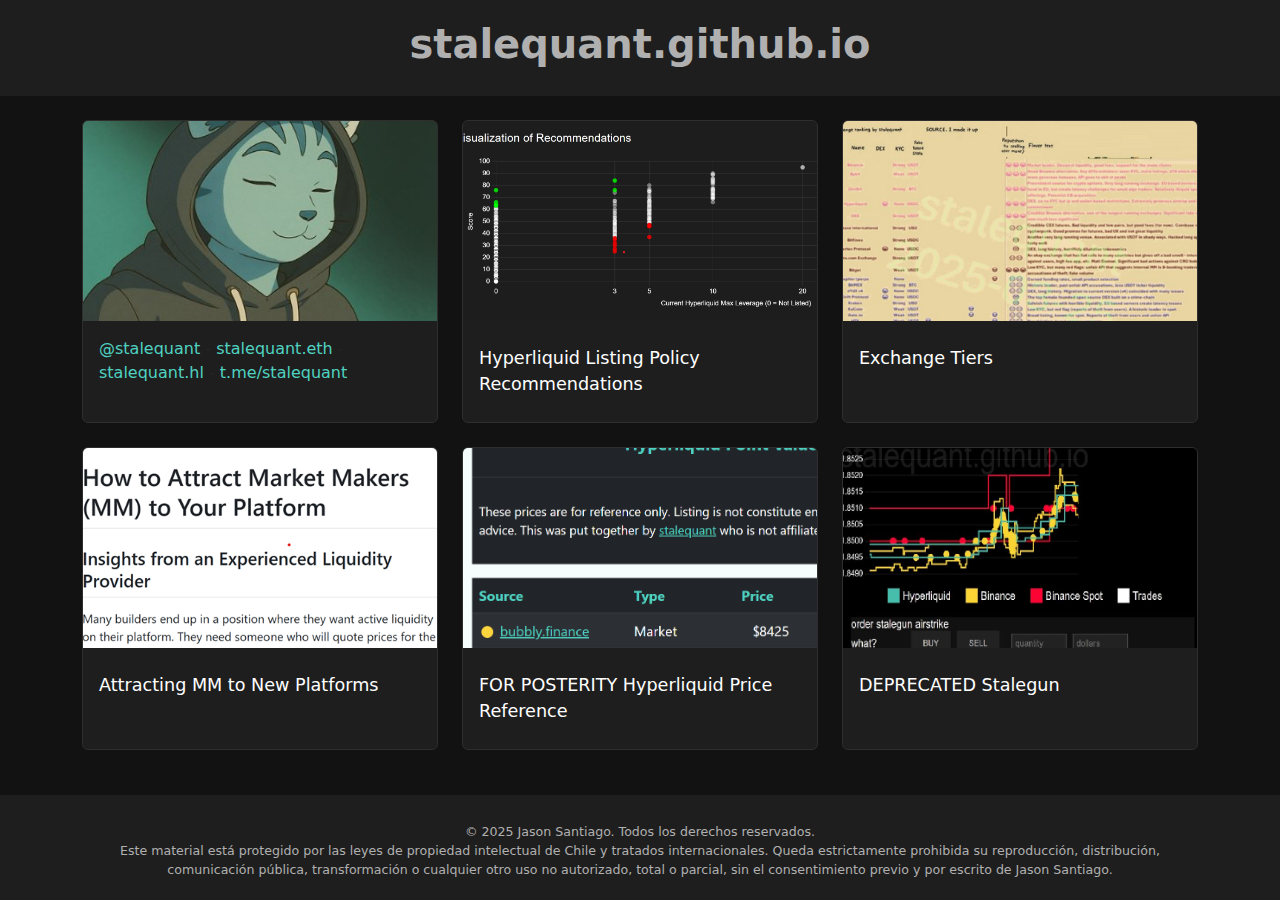
<file: index.html>
<!DOCTYPE html>
<html lang="en">
<head>
  <meta charset="UTF-8" />
  <meta name="viewport" content="width=device-width, initial-scale=1.0"/>
  <title>stalequant.github.io</title>
  <link href="https://cdn.jsdelivr.net/npm/bootstrap@5.3.0-alpha1/dist/css/bootstrap.min.css" rel="stylesheet" />
  <style>
    body {
      background-color: #121212;
      color: #ffffff;
      min-height: 100vh;
      display: flex;
      flex-direction: column;
    }

    .container {
      flex: 1;
    }

    .card {
      background-color: #1e1e1e;
      border: 1px solid #2e2e2e;
      transition: transform 0.2s, box-shadow 0.2s;
    }

    .card:hover {
      transform: translateY(-5px);
      box-shadow: 0 4px 20px rgba(0, 0, 0, 0.6);
    }

    .card-title {
      color: #ffffff;
      font-size: 1.1rem;
      margin-top: 0.5rem;
    } 

    .card-img-top {
      height: 200px;
      object-fit: cover;
      background-color: #2e2e2e;
    }

    .footer {
      background-color: #1e1e1e;
      padding: 20px 0;
      text-align: center;
      font-size: 0.9rem;
      color: #b0b0b0;
    }
    .header {
      background-color: #1e1e1e;
      padding: 20px 0;
      text-align: center;
      font-size: 0.9rem;
      color: #b0b0b0;
    }

    a {
      color: rgb(80, 210, 193);
      text-decoration: none;
    }

    a:hover {
      text-decoration: underline;
    }

    h1 {
      font-size: 2.5rem;
      font-weight: 600;
    }
  </style>
</head>
<body>
  

  <header class="header ma-auto">
    <div class="container"> 
    <h1 class="text-center">stalequant.github.io</h1> 
    </div>
  </header>


  <div class="container  py-4">
    <div class="row g-4">
	    
      <div class="col-lg-4 col-md-6">
        <div class="card h-100">
          <a href="https://x.com/stalequant">
            <img src="pfp.jpg" class="card-img-top" alt="twitter">
          </a>
          <div class="card-body">
       		 <a href="https://twitter.com/stalequant" target="_blank">@stalequant</a>
		-
		<a href="https://etherscan.io/address/stalequant.eth" target="_blank">stalequant.eth</a>
		-
		<a href="https://app.hlnames.xyz/name/stalequant.hl" target="_blank">stalequant.hl</a>
		-		
		<a href="http://t.me/stalequant" target="_blank">t.me/stalequant</a>
          </div>
        </div>
      </div>
	    
      <div class="col-lg-4 col-md-6">
        <div class="card h-100">
          <a href="hyperliquid_recos.html">
            <img src="hl_to_list.png" class="card-img-top" alt="Hyperliquid Listing Recommendations">
          </a>
          <div class="card-body">
            <a href="hyperliquid_recos.html" class="card-title d-block">Hyperliquid Listing Policy Recommendations</a>
          </div>
        </div>
      </div>

      <div class="col-lg-4 col-md-6">
        <div class="card h-100">
          <a href="exch_tiers.jpg">
            <img src="exch_tiers.jpg" class="card-img-top" alt="Exchange Tiers">
          </a>
          <div class="card-body">
            <a href="exch_tiers.jpg" class="card-title d-block">Exchange Tiers</a>
          </div>
        </div>
      </div>

      <div class="col-lg-4 col-md-6">
        <div class="card h-100">
          <a href="mm_attraction.md">
            <img src="mm_attraction.png" class="card-img-top" alt="Attracting Market Makers">
          </a>
          <div class="card-body">
            <a href="mm_attraction.md" class="card-title d-block">Attracting MM to New Platforms</a>
          </div>
        </div>
      </div>

      <div class="col-lg-4 col-md-6">
        <div class="card h-100">
          <a href="hlprices.html">
            <img src="card_hlprices.png" class="card-img-top" alt="Hyperliquid Price Reference">
          </a>
          <div class="card-body">
            <a href="hlprices.html" class="card-title d-block">FOR POSTERITY Hyperliquid Price Reference</a>
          </div>
        </div>
      </div>

      <div class="col-lg-4 col-md-6">
        <div class="card h-100">
          <a href="stalegun.html">
            <img src="card_stalegun.png" class="card-img-top" alt="Stalegun Tool">
          </a>
          <div class="card-body">
            <a href="stalegun.html" class="card-title d-block">DEPRECATED Stalegun</a>
          </div>
        </div>
      </div>

    </div>
  </div>
      <div>


	  </div>

  <footer class="footer mt-auto">
    <div class="container">
	
      <div class="mt-2 small">
        © 2025 Jason Santiago. Todos los derechos reservados.<br>
        Este material está protegido por las leyes de propiedad intelectual de Chile y tratados internacionales. Queda estrictamente prohibida su reproducción, distribución, comunicación pública, transformación o cualquier otro uso no autorizado, total o parcial, sin el consentimiento previo y por escrito de Jason Santiago.
      </div>
    </div>
  </footer>

  <script src="https://cdn.jsdelivr.net/npm/bootstrap@5.3.0-alpha1/dist/js/bootstrap.bundle.min.js"></script>
</body>
</html>
</file>
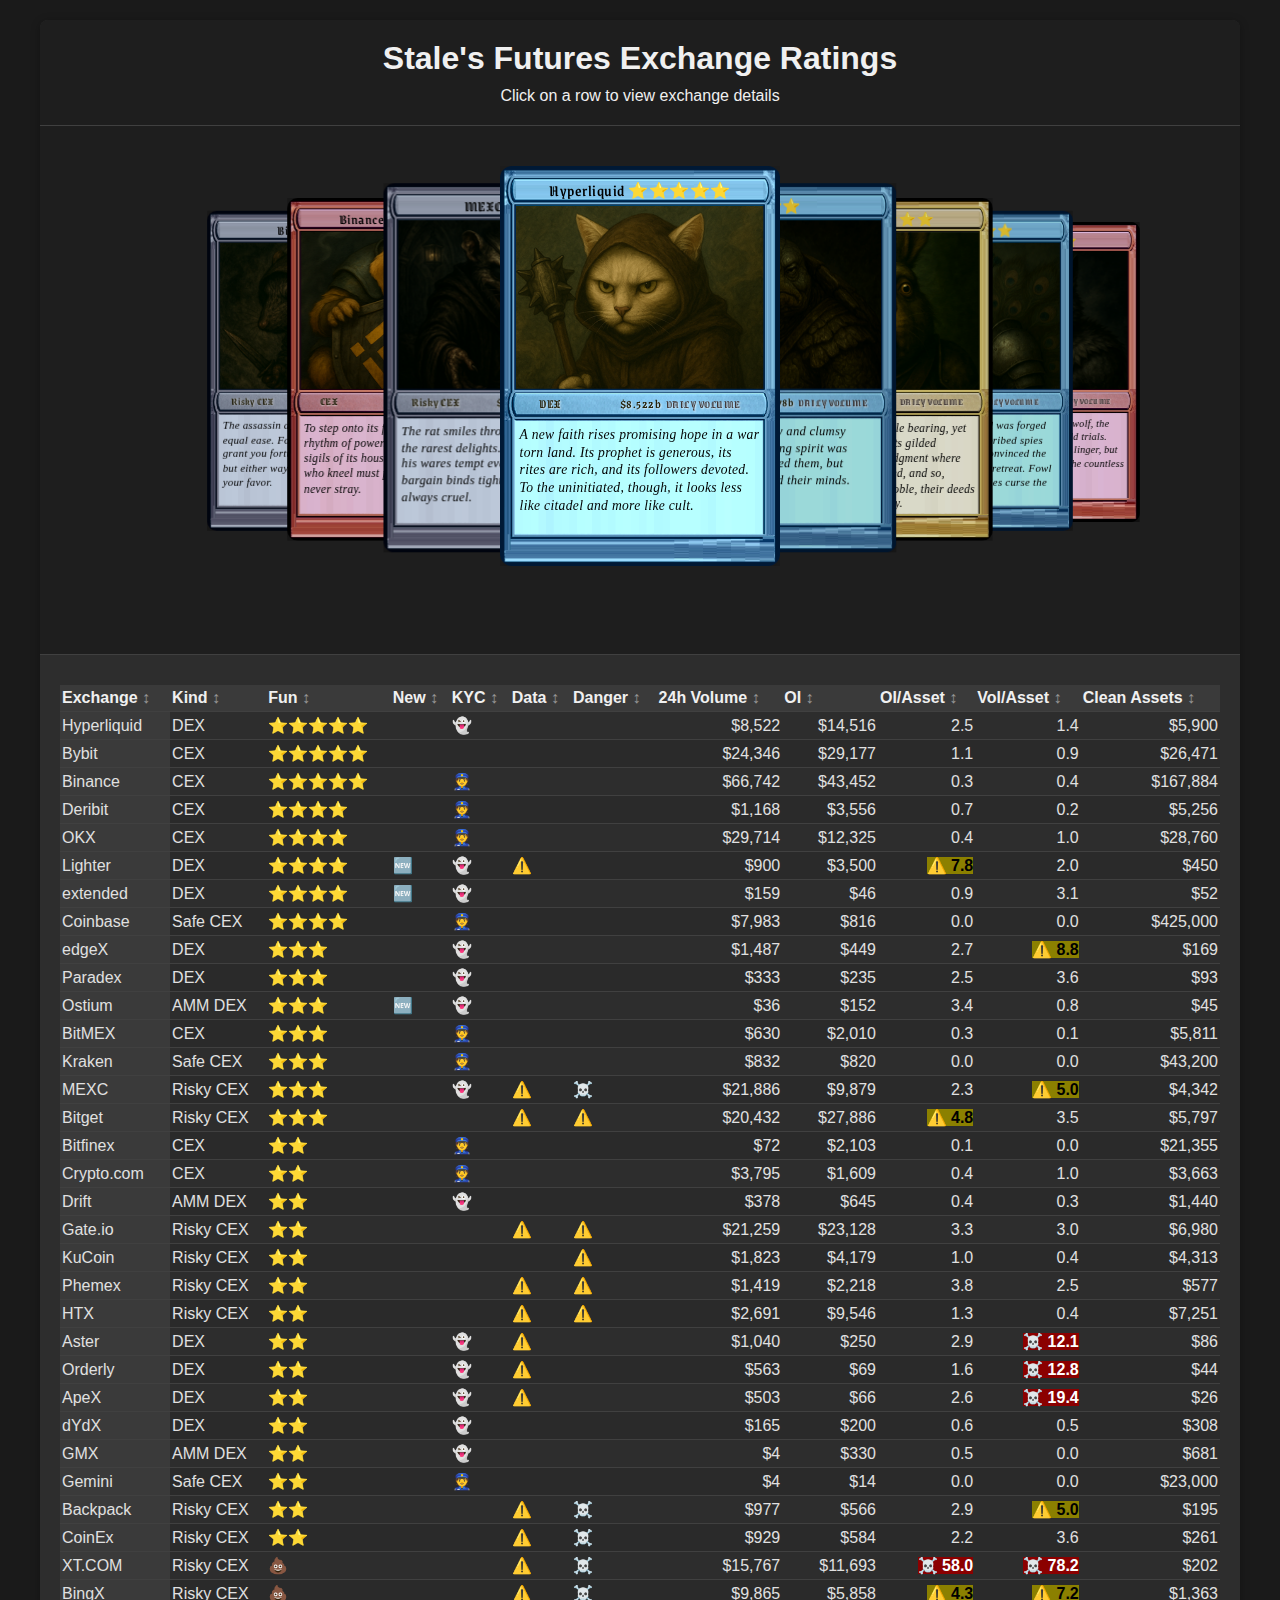
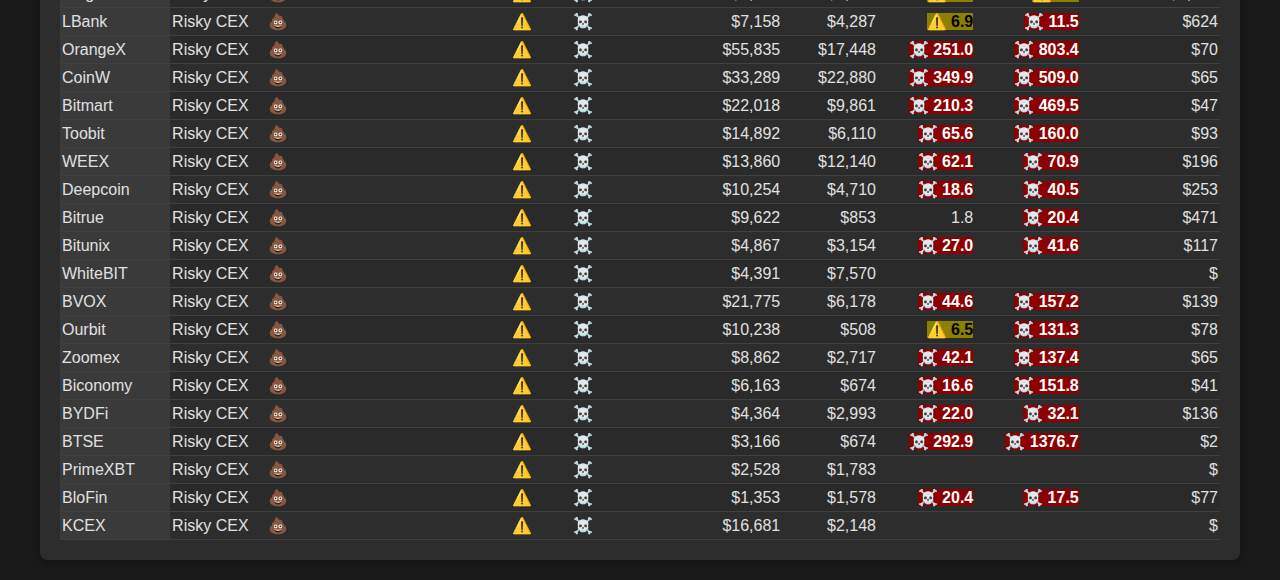
<file: bot_view.html>
<!DOCTYPE html>
<html lang="en">
<head>
    <meta charset="UTF-8">
    <meta name="viewport" content="width=device-width, initial-scale=1.0">
    <title>Stale's Futures Exchange Ratings</title>
    <link rel="preconnect" href="https://fonts.googleapis.com">
    <link rel="preconnect" href="https://fonts.gstatic.com" crossorigin>
    <link href="https://fonts.googleapis.com/css2?family=UnifrakturMaguntia&family=UnifrakturCook:wght@700&family=Creepster&family=Nosifer&family=Butcherman&family=Grenze+Gotisch:wght@100;200;300;400;500;600;700;800;900&family=MedievalSharp&family=Uncial+Antiqua&family=IM+Fell+DW+Pica+SC&family=IM+Fell+English+SC&display=swap" rel="stylesheet">
    <!-- Swiper CSS -->
    <link rel="stylesheet" href="https://cdn.jsdelivr.net/npm/swiper@10/swiper-bundle.min.css">
    <style>
        * {
            margin: 0;
            padding: 0;
            box-sizing: border-box;
        }

        body {
            font-family: 'Segoe UI', Tahoma, Geneva, Verdana, sans-serif;
            background-color: #1a1a1a;
            color: #e0e0e0;
            padding: 20px;
        }

        .container {
            max-width: 1200px;
            margin: 0 auto;
            background: #2d2d2d;
            border-radius: 8px;
            box-shadow: 0 2px 10px rgba(0, 0, 0, 0.3);
            overflow: hidden;
        }

        .header {
            background: #1e1e1e;
            color: #f0f0f0;
            padding: 20px;
            text-align: center;
            border-bottom: 1px solid #404040;
        }

        .header h1 {
            font-size: 2rem;
            margin-bottom: 10px;
        }

        .table-container {
            padding: 20px;
            overflow-x: auto;
            position: relative;
        }

         table {
             width: 100%;
             border-collapse: collapse;
             margin-top: 10px;
         }

        /* Frozen column styles */
        .frozen-column {
            position: sticky;
            left: 0;
            background-color: #3a3a3a;
            z-index: 10;
            box-shadow: 2px 0 5px rgba(0, 0, 0, 0.3);
        }

        .frozen-column-header {
            position: sticky;
            left: 0;
            background-color: #3a3a3a;
            z-index: 11;
            box-shadow: 2px 0 5px rgba(0, 0, 0, 0.3);
        }

        .text-cell {
            max-width: 200px;
            word-wrap: break-word;
            white-space: normal;
            overflow-wrap: break-word;
        }

        .number-cell {
            text-align: right;
            min-width: 80px;
        }

         th, td {
             padding: 4px 2px;
             text-align: left;
             border-bottom: 1px solid #404040;
             color: #e0e0e0;
             white-space: nowrap;
         }

        th {
            background-color: #3a3a3a;
            color: #f0f0f0;
            font-weight: 600;
            cursor: pointer;
            user-select: none;
            position: relative;
        }

        th:hover {
            background-color: #4a4a4a;
        }

        th.sortable::after {
            content: ' ↕';
            opacity: 0.5;
        }

        th.sort-asc::after {
            content: ' ↑';
            opacity: 1;
        }

        th.sort-desc::after {
            content: ' ↓';
            opacity: 1;
        }

        tbody tr {
            cursor: pointer;
            transition: background-color 0.2s;
        }

        tbody tr:hover {
            background-color: #3a3a3a;
        }

        tbody tr:nth-child(even) {
            background-color: #2a2a2a;
        }

        tbody tr:nth-child(even):hover {
            background-color: #3a3a3a;
        }

        /* Popover Styles */
        .popover-overlay {
            position: fixed;
            top: 0;
            left: 0;
            width: 100%;
            height: 100%;
            background-color: rgba(0, 0, 0, 0.5);
            z-index: 1000;
            display: none;
            justify-content: center;
            align-items: center;
        }

        .popover {
            background: #2d2d2d;
            border-radius: 8px;
            box-shadow: 0 4px 20px rgba(0, 0, 0, 0.5);
            max-width: 1200px;
            width: 95%;
            max-height: 85vh;
            overflow: hidden;
            position: relative;
            display: flex;
            flex-direction: column;
        }

        .popover-header {
            background: #1e1e1e;
            color: #f0f0f0;
            padding: 15px 20px;
            border-radius: 8px 8px 0 0;
            display: flex;
            justify-content: space-between;
            align-items: center;
            border-bottom: 1px solid #404040;
        }

        .popover-title {
            font-size: 1.2rem;
            font-weight: 600;
        }

        .close-btn {
            background: none;
            border: none;
            color: white;
            font-size: 1.5rem;
            cursor: pointer;
            padding: 0;
            width: 30px;
            height: 30px;
            display: flex;
            align-items: center;
            justify-content: center;
            border-radius: 50%;
            transition: background-color 0.2s;
        }

        .close-btn:hover {
            background-color: rgba(255, 255, 255, 0.2);
        }

        .popover-content {
            flex: 1;
            display: flex;
            overflow: hidden;
        }

        .popover-pane {
            flex: 1;
            padding: 20px;
            overflow-y: auto;
            border-right: 1px solid #404040;
            color: #e0e0e0;
        }

        .popover-pane:last-child {
            border-right: none;
        }

        .pane-title {
            font-size: 1.1rem;
            font-weight: 600;
            color: #f0f0f0;
            margin-bottom: 15px;
            padding-bottom: 8px;
            border-bottom: 2px solid #4a9eff;
        }

        .trading-card {
            position: relative;
            width: 100%;
            max-width: 300px;
            margin: 20px auto;
            text-align: center;
            font-family: 'Cinzel', 'Bebas Neue', 'Orbitron', 'Exo 2', 'Arial Black', sans-serif;
        }
        .card-stat {
            text-align: center;
        }

        .card-stat-value {
            color: #26220a;
            font-family: 'IM Fell English SC', 'IM Fell DW Pica SC', 'Grenze Gotisch', serif;
            font-size: .9rem;
            font-weight: 500;
            letter-spacing: 0.5px;
            text-shadow: 1px 1px 2px rgba(255, 255, 255, 0.8);
            z-index: 5;
        }

        .card-stat-label {
            color: #3f3535;
            font-family: 'IM Fell English SC', 'IM Fell DW Pica SC', 'Grenze Gotisch', serif;
            font-size: 0.75rem;
            font-weight: 400;
            letter-spacing: 0.5px;
            text-transform: uppercase;
            text-shadow: 1px 1px 2px rgba(255, 255, 255, 0.8);
            z-index: 5;
        }

        .map-placeholder {
            background: #3a3a3a;
            border: 2px dashed #606060;
            border-radius: 8px;
            height: 300px;
            display: flex;
            align-items: center;
            justify-content: center;
            color: #a0a0a0;
            font-style: italic;
            margin: 20px 0;
        }

        .map-container {
            margin: 20px 0;
            border-radius: 8px;
            overflow: hidden;
            box-shadow: 0 2px 8px rgba(0, 0, 0, 0.3);
        }

        .map-container iframe {
            border-radius: 8px;
        }

        .detail-row {
            display: flex;
            justify-content: space-between;
            padding: 8px 0;
            border-bottom: 1px solid #404040;
        }

        .detail-row:last-child {
            border-bottom: none;
        }

        .detail-label {
            font-weight: 600;
            color: #b0b0b0;
            min-width: 120px;
        }

        .detail-value {
            color: #f0f0f0;
            text-align: right;
            flex: 1;
        }

        .status {
            padding: 4px 8px;
            border-radius: 4px;
            font-size: 0.8rem;
            font-weight: 600;
            text-transform: uppercase;
        }

        .status.active {
            background-color: #2d5a2d;
            color: #90ee90;
        }

        .status.inactive {
            background-color: #5a2d2d;
            color: #ff6b6b;
        }

        .status.pending {
            background-color: #5a4a1e;
            color: #ffd700;
        }

        .tier {
            padding: 4px 8px;
            border-radius: 4px;
            font-size: 0.8rem;
            font-weight: 600;
            text-transform: uppercase;
        }

        .tier.S {
            background-color: #2d5a2d;
            color: #90ee90;
        }

        .tier.A {
            background-color: #1e3a5f;
            color: #87ceeb;
        }

        .tier.B {
            background-color: #5a4a1e;
            color: #ffd700;
        }

        .tier.C {
            background-color: #5a2d2d;
            color: #ff6b6b;
        }

        .tier.D {
            background-color: #4a4a4a;
            color: #d0d0d0;
        }

        .tier.E {
            background-color: #5a2d2d;
            color: #ff8c8c;
        }

        .tier.F {
            background-color: #4a1e1e;
            color: #ffa0a0;
        }

        .dex-indicator {
            font-size: 1.2rem;
        }

         .number-cell {
             text-align: right;
         }

         .ratio-high {
             background-color: #8B8000;
             color: #000000;
             font-weight: bold;
         }

         .ratio-very-high {
             background-color: #8B0000;
             color: #FFFFFF;
             font-weight: bold;
         }

        /* Carousel Styles */
        .carousel-container {
            padding: 20px;
            background: #1e1e1e;
            border-bottom: 1px solid #404040;
        }

        .carousel-title {
            text-align: center;
            color: #f0f0f0;
            font-size: 1.5rem;
            margin-bottom: 20px;
            font-weight: 600;
        }

        .swiper {
            width: 100%;
            max-width: 1600px; /* Increased to accommodate more cards */
            padding: 20px 0;
        }

        .swiper-wrapper {
            padding-bottom: 3rem;
        }

        .swiper-slide {
            display: flex;
            justify-content: center;
            width: 280px;
            height: 400px;
        }

        .carousel-card {
            width: 100%;
            height: 100%;
            position: relative;
            text-align: center;
            cursor: pointer;
            border-radius: 12px;
            overflow: hidden;
            box-shadow: 0 8px 25px rgba(0, 0, 0, 0.3);
            transition: box-shadow 0.3s ease;
        }

        .carousel-card:hover {
            box-shadow: 0 12px 35px rgba(0, 0, 0, 0.5);
        }

        /* Popover card styling - same as carousel but with appropriate sizing */
        .popover-card {
            width: 280px;
            height: 400px;
            position: relative;
            text-align: center;
            cursor: pointer;
            border-radius: 12px;
            overflow: hidden;
            box-shadow: 0 8px 25px rgba(0, 0, 0, 0.3);
            transition: box-shadow 0.3s ease;
            margin: 0 auto;
        }

        .popover-card:hover {
            box-shadow: 0 12px 35px rgba(0, 0, 0, 0.5);
        }

        .card-frame {
            width: 100%;
            height: auto;
            position: relative;
            z-index: 2;
        }

        .card-content {
            position: absolute;
            top: 0;
            left: 0;
            width: 100%;
            height: 100%;
            display: flex;
            flex-direction: column;
            z-index: 3;
            padding: 0;
            box-sizing: border-box;
        }

        .card-title {
            position: absolute;
            top: -0.5%;
            width: 100%;
            color: #000000;
            font-family: 'IM Fell English SC', 'IM Fell DW Pica SC', 'Grenze Gotisch', serif;
            font-size: 1.0rem;
            font-weight: 500;
            letter-spacing: 0.5px;
            margin: 5% 0 0 0;
            text-align: center;
            z-index: 4;
        }

        .card-image {
            position: absolute;
            top: 7%;
            left: 5%;
            width: 90%;
            height: 52%;
            object-fit: contain;
            z-index: 1;
        }


        .card-stats {
            position: absolute;
            top: 57%;
            left: 0;
            width: 100%;
            display: flex;
            justify-content: space-around;
            padding: 0 10px;
            box-sizing: border-box;
            z-index: 4;
        }

        .card-stat-value {
            color: #26220a;
            font-family: 'IM Fell English SC', 'IM Fell DW Pica SC', 'Grenze Gotisch', serif;
            font-size: 0.8rem;
            font-weight: 500;
            letter-spacing: 0.5px;
            text-shadow: 1px 1px 2px rgba(255, 255, 255, 0.8);
            z-index: 4;
        }

        .card-stat-label {
            color: #3f3535;
            font-family: 'IM Fell English SC', 'IM Fell DW Pica SC', 'Grenze Gotisch', serif;
            font-size: 0.7rem;
            font-weight: 400;
            letter-spacing: 0.5px;
            text-transform: uppercase;
            text-shadow: 1px 1px 2px rgba(255, 255, 255, 0.8);
            z-index: 4;
        }

        .card-flavor-text p {
            position: absolute;
            top: 65%;
            left: 7%;
            width: 86%;
            color: #000000;
            font-family: 'Cinzel', 'Playfair Display', serif;
            font-size: 0.85rem;
            font-weight: 500;
            line-height: 1.3;
            text-align: left;
            font-style: italic;
            letter-spacing: 0.3px;
        }
    </style>
</head>
<body>
    <div class="container">
        <div class="header">
            <h1>Stale's Futures Exchange Ratings</h1>
            <p>Click on a row to view exchange details</p>
        </div>
        
        <!-- Carousel Section -->
        <div class="carousel-container">
            <div class="swiper" id="carouselSwiper">
                <div class="swiper-wrapper" id="carousel">
                    <!-- Cards will be populated by JavaScript -->
                </div>
            </div>
        </div>
        
        <div class="table-container">
            <table id="dataTable">
                <thead>
                     <tr>
                         <th class="sortable frozen-column-header" data-column="Exchange">Exchange</th>
                         <th class="sortable" data-column="Kind">Kind</th>
                         <th class="sortable" data-column="Fun">Fun</th>
                         <th class="sortable" data-column="New">New</th>
                         <th class="sortable" data-column="KYC">KYC</th>
                         <th class="sortable" data-column="Data">Data</th>
                         <th class="sortable" data-column="Danger">Danger</th>
                         <th class="sortable" data-column="24h Volume">24h Volume</th>
                         <th class="sortable" data-column="OI">OI</th>
                         <th class="sortable" data-column="OI / Asset">OI/Asset</th>
                         <th class="sortable" data-column="Vol / Asset">Vol/Asset</th>
                         <th class="sortable" data-column="Clean assets ($m, Defillama)">Clean Assets</th>
                     </tr>
                </thead>
                <tbody id="tableBody">
                    <!-- Data will be populated by JavaScript -->
                </tbody>
            </table>
        </div>
    </div>

    <!-- Popover Overlay -->
    <div class="popover-overlay" id="popoverOverlay">
        <div class="popover">
            <div class="popover-header">
                <div class="popover-title">Exchange Details</div>
                <button class="close-btn" id="closeBtn">&times;</button>
            </div>
             <div class="popover-content" id="popoverContent">
                 <!-- Left Pane - Hard Stats -->
                 <div class="popover-pane" id="hardStatsPane">
                     <div class="pane-title">Hard Stats</div>
                     <div id="hardStatsContent">
                         <!-- Content will be populated by JavaScript -->
                     </div>
                 </div>
                 
                 <!-- Right Pane - Trading Card (only for featured exchanges) -->
                 <div class="popover-pane" id="tradingCardPane" style="display: none;">
                     <div class="pane-title">Trading Card</div>
                     <div id="tradingCardContent">
                         <!-- Content will be populated by JavaScript -->
                     </div>
                 </div>
             </div>
        </div>
    </div>

    <script>
        // Single dictionary with ordered exchanges and their images
        const featuredExchanges = {
            'Binance': 'binance.png',
            'MEXC': 'mexc.png',
            'Hyperliquid': 'hyperliquid.png',
            'Drift': 'drift.png',
            'Coinbase': 'coinbase.png',
            'Lighter': 'lighter.png',
            'OKX': 'okx.png',
            'Bybit': 'bybit.png',
            'Bitget': 'bitget.png'
        };

         const rawTradingData = `Exchange 	Kind	Fun	New	KYC	Data	Danger	24h Volume	OI	OI / Asset	Vol / Asset	Clean assets ($m, Defillama)	# Markets	Main base	Flavor text	Commentary	CM Lauched	Tier
Hyperliquid	DEX	⭐⭐⭐⭐⭐		👻			8522	14516	2.5	1.4	5900	178	USDC	A new faith rises promising hope in a war torn land. Its prophet is generous, its rites are rich, and its followers devoted. To the uninitiated, though, it looks less like citadel and more like cult.	DEX, so no KYC but ip and wallet-based restrictions. Extremely generous airdrop and community commitment	--	1
Bybit	CEX	⭐⭐⭐⭐⭐					24346	29177	1.1	0.9	26471	759	USDT	The golden stripe crowns a warhound champion, stalwart before the siege engines. His strength inspires those who rally behind him. Still, in the storm of battle, he is known to retreat into a savage bloodlust, deaf to all else.	Good Binance alternative. Key differentiators: laxer KYC, more listings, UTA which allows shared margin, more generous bonuses, API goes to shit at peaks	1-Mar-18	1
Binance	CEX	⭐⭐⭐⭐⭐		👮			66742	43452	0.3	0.4	167884	601	USDT	To step onto its field is to be bound by the rhythm of power. But behind the proud sigils of its house lies a harsher law: all who kneel must pay, must serve, and must never stray.	Market leader. Deepest liquidity, good fees, support for the many chains	1-Jul-17	1
Deribit	CEX	 ⭐⭐⭐⭐		👮			1168	3556	0.7	0.2	5256	64	BTC		Preeminent source for crypto options. Very long running exchange. EU based servers good for trading by hand in EU, but create latency challenges for small algo traders. Relatively illiquid spot and futures offerings. Potential CB acquisition.	1-Jun-16	2
OKX	CEX	 ⭐⭐⭐⭐		👮			29714	12325	0.4	1.0	28760	386	USDT	Like its sentinel, the branded wolf, the fortress bears the weight of old trials. Rumors of dark accounts still linger, but its halls now offer shelter to the countless who seek strength within.	Credible Binance alternative, one of the longest running exchanges. Significant fake volume in the past, now much less significant	1-Jan-17	1
Lighter	DEX	 ⭐⭐⭐⭐	🆕	👻	⚠️		900	3500	7.8	2.0	450			The Muticus legion’s legend was forged at Highwatch Pass, where bribed spies and Potemkin war camps convinced the much stronger tiger host to retreat. Fowl praise the stratagem; enemies curse the ruse.	#N/A	#N/A	
extended	DEX	 ⭐⭐⭐⭐	🆕	👻			159	46	0.9	3.1	52				#N/A	#N/A	
Coinbase	Safe CEX	 ⭐⭐⭐⭐		👮			7983	816	0.0	0.0	425000	187	USD	The rabbit house had noble bearing, yet disorder reigned behind its gilded banners. Priests sat in judgment where generals should have ruled, and so, though their vows were noble, their deeds fell to confusion and delay.	Credible CEX futures. Bad liquidity and few pairs, but good fees (for now). Coinbase is very much not cypherpunk. Good promos for futures, bad UX and not great liquidity	0-Jan-00	2
edgeX	DEX	 ⭐⭐⭐		👻			1487	449	2.7	8.8	169	144			#N/A	#N/A	
Paradex	DEX	 ⭐⭐⭐		👻			333	235	2.5	3.6	93	550			#N/A	#N/A	
Ostium	AMM DEX	  ⭐⭐⭐	🆕	👻			36	152	3.4	0.8	45	31			#N/A	#N/A	
BitMEX	CEX	  ⭐⭐⭐		👮			630	2010	0.3	0.1	5811	176	BTC		Historic leader, past unfair API accusations, less USDT ticker liquidity	1-Apr-18	3
Kraken	Safe CEX	  ⭐⭐⭐		👮			832	820	0.0	0.0	43200	426	USD		Safeish futures with horrible liquidity. EU based servers create latency issues	1-Jul-11	2
MEXC	Risky CEX	  ⭐⭐⭐		👻	⚠️	☠️	21886	9879	2.3	5.0	4342	1024		The rat smiles through the haze, offering the rarest delights. To accept is easy, for his wares tempt every soul. But the bargain binds tight, and the cost is always cruel.	Great place to trade, except if they steal your money. VERY broad listings. T&C allow them to take your money for basically any reason.	1-Apr-18	3
Bitget	Risky CEX	  ⭐⭐⭐			⚠️	⚠️	20432	27886	4.8	3.5	5797	713	USDT	The assassin deals in coin and death with equal ease. For the right price, he’ll grant you fortune or silence your foe - but either way, the bargain rarely ends in your favor.	Low KYC, but many red flags: unfair API that suggests internal MM is B-booking traders; occasional accusations of theft; fake volume	1-Nov-19	2
Bitfinex	CEX	  ⭐⭐		👮			72	2103	0.1	0.0	21355	82	USDC		Another very long running venue. Associated with USDT in shady ways. Hacked long ago, but handled it fairly well	1-Apr-14	3
Crypto.com	CEX	  ⭐⭐		👮			3795	1609	0.4	1.0	3663	247	USDT		An okay exchange that has fiat rails to many countries but gives off a bad smell - internal MM trading against users, high fee app, etc. Matt Damon. Significant bad actions against CRO holders	--	3
Drift	AMM DEX	   ⭐⭐		👻			378	645	0.4	0.3	1440	63	USDC	The testudine were slow and clumsy fighters, yet their fighting spirit was renowned. Victory eluded them, but surrender never crossed their minds.	The top female founded open source DEX built on a crime-chain	1-Dec-21	
Gate.io	Risky CEX	   ⭐⭐			⚠️	⚠️	21259	23128	3.3	3.0	6980	698	USDT		Broad listing, known for spot. Reports of theft from users and unfair API	1-Jan-13	3
KuCoin	Risky CEX	   ⭐⭐				⚠️	1823	4179	1.0	0.4	4313	499	USDT		Low KYC, but red flag (reports of theft from users). A historic leader in spot. 	1-Aug-17	3
Phemex	Risky CEX	   ⭐⭐			⚠️	⚠️	1419	2218	3.8	2.5	576.57	561	USDT		Low KYC, fake volume, likely avoid	1-Nov-19	
HTX	Risky CEX	   ⭐⭐			⚠️	⚠️	2691	9546	1.3	0.4	7251	306	USDT		Broad listing, Jsun + reserve concerns	1-Sep-13	
Aster	DEX	   ⭐⭐		👻	⚠️		1040	250	2.9	12.1	86				#N/A	#N/A	
Orderly	DEX	   ⭐⭐		👻	⚠️		563	69	1.6	12.8	44	170			#N/A	#N/A	
ApeX	DEX	   ⭐⭐		👻	⚠️		503	66	2.6	19.4	26	134			#N/A	#N/A	
dYdX	DEX	   ⭐⭐		👻			165	200	0.6	0.5	308	224			#N/A	#N/A	
GMX	AMM DEX	   ⭐⭐		👻			4	330	0.5	0.0	681	94			#N/A	#N/A	
Gemini	Safe CEX	   ⭐⭐		👮			4	14	0.0	0.0	23000	28			#N/A	#N/A	3
Backpack	Risky CEX	   ⭐⭐			⚠️	☠️	977	566	2.9	5.0	195.3	48			#N/A	#N/A	
CoinEx	Risky CEX	   ⭐⭐			⚠️	☠️	929	584	2.2	3.6	261	260			#N/A	#N/A	
XT.COM	Risky CEX	    💩			⚠️	☠️	15767	11693	58.0	78.2	201.5	690			A third of their proven reserves are in the form of physical gold token issued by a $10b token company who only the exchange holds and whose online presence is a fiver+chatGPT website	1-Oct-18	
BingX	Risky CEX	    💩			⚠️	☠️	9865	5858	4.3	7.2	1363	616			0	1-May-18	3
LBank	Risky CEX	    💩			⚠️	☠️	7158	4287	6.9	11.5	624	683			0	1-Oct-16	
OrangeX	Risky CEX	    💩			⚠️	☠️	55835	17448	251.0	803.4	69.5	439			0	1-Jun-21	
CoinW	Risky CEX	    💩			⚠️	☠️	33289	22880	349.9	509.0	65.4	140			0	1-Jul-17	
Bitmart	Risky CEX	    💩			⚠️	☠️	22018	9861	210.3	469.5	46.9	518			0	1-Mar-18	
Toobit	Risky CEX	    💩			⚠️	☠️	14892	6110	65.6	160.0	93.1	496			0	1-Oct-22	
WEEX	Risky CEX	    💩			⚠️	☠️	13860	12140	62.1	70.9	195.6	825			0	1-Apr-18	
Deepcoin	Risky CEX	    💩			⚠️	☠️	10254	4710	18.6	40.5	253	347			0	1-Nov-18	
Bitrue	Risky CEX	    💩			⚠️	☠️	9622	853	1.8	20.4	470.57	607			0	1-Jul-18	
Bitunix	Risky CEX	    💩			⚠️	☠️	4867	3154	27.0	41.6	117	475			0	1-Oct-21	
WhiteBIT	Risky CEX	    💩			⚠️	☠️	4391	7570				238	USDT		Not willing to call this a scam but lots of red flags	1-Dec-18	
BVOX	Risky CEX	    💩			⚠️	☠️	21775	6178	44.6	157.2	138.5	95			#N/A	#N/A	
Ourbit	Risky CEX	    💩			⚠️	☠️	10238	508	6.5	131.3	78	677			#N/A	#N/A	
Zoomex	Risky CEX	    💩			⚠️	☠️	8862	2717	42.1	137.4	64.5	586			#N/A	#N/A	
Biconomy	Risky CEX	    💩			⚠️	☠️	6163	674	16.6	151.8	40.6	114			#N/A	#N/A	
BYDFi	Risky CEX	    💩			⚠️	☠️	4364	2993	22.0	32.1	136	477			#N/A	#N/A	
BTSE	Risky CEX	    💩			⚠️	☠️	3166	674	292.9	1376.7	2.3	136			#N/A	#N/A	
PrimeXBT	Risky CEX	    💩			⚠️	☠️	2528	1783				136			#N/A	#N/A	
BloFin	Risky CEX	    💩			⚠️	☠️	1353	1578	20.4	17.5	77.2	548			#N/A	#N/A	
KCEX	Risky CEX	    💩			⚠️	☠️	16681	2148				759			#N/A	#N/A	`;

        // Function to parse TSV data and convert to tradingData format
        function parseTradingData(tsvData) {
            const lines = tsvData.trim().split('\n');
            const headers = lines[0].split('\t');
            const data = [];
            
            // Build column mapping dynamically from the header row
            const columnMapping = {};
            headers.forEach((header, index) => {
                columnMapping[index] = header.trim(); // Trim headers for consistency
            });
            
            // Debug: Log the headers and mapping
            console.log('Headers:', headers);
            console.log('Column mapping:', columnMapping); 
            
            for (let i = 1; i < lines.length; i++) {
                const values = lines[i].split('\t');
                const row = {};
                
                // Map each column using the dynamic mapping
                values.forEach((value, index) => {
                    const columnName = columnMapping[index];
                    if (columnName) {
                        // Clean up the value
                        if (value === '' || value === '--' || value === '#DIV/0!' || value === '#N/A') {
                            value = null;
                        } else if (value === 'NOT AVAILIBLE') {
                            value = 'NOT AVAILABLE';
                        }
                        
                        // Clean up currency values first
                        if (columnName.includes('Volume') || columnName.includes('OI') || 
                            columnName.includes('Clean assets')) {
                            if (value && typeof value === 'string' && value.startsWith('$')) {
                                value = value.replace(/[$,]/g, '');
                                if (!isNaN(value)) {
                                    value = Number(value);
                                }
                            }
                        }
                        
                        // Convert other numeric values based on column name patterns
                        if (columnName.includes('Tier') || columnName.includes('Good') || 
                            columnName.includes('OI / Asset') || columnName.includes('Vol / Asset') ||
                            columnName.includes('# Markets')) {
                            if (value && !isNaN(value)) {
                                value = Number(value);
                            }
                        }
                        
                        row[columnName] = value;
                    }
                });
                
                data.push(row);
            }
            
            return data;
        }

        // Parse the raw data and create tradingData
        const tradingData = parseTradingData(rawTradingData);
        
        // Debug: Check if data is being parsed correctly
        console.log('Trading data length:', tradingData.length);
        if (tradingData.length > 0) {
            console.log('First row:', tradingData[0]);
            console.log('Exchange field:', tradingData[0].Exchange);
            console.log('Available keys:', Object.keys(tradingData[0]));
        }
        
        
        
        
        
        

        let currentSort = { column: null, direction: 'asc' };

        // Initialize the table
        function initializeTable() {
            populateTable(tradingData);
            setupSorting();
            setupPopover();
            populateCarousel();
            initializeSwiper();
        }

        // Swiper instance
        let carouselSwiper = null;

         // Populate carousel with specific exchanges
         function populateCarousel() {
             const carousel = document.getElementById('carousel');
             
             carousel.innerHTML = '';
             
             // Create cards for the featured exchanges (using global dictionary)
             Object.keys(featuredExchanges).forEach((exchangeName, index) => {
                 const exchangeData = tradingData.find(exchange => exchange.Exchange === exchangeName);
                 if (exchangeData) {
                     const slide = document.createElement('div');
                     slide.className = 'swiper-slide';
                     const card = createCarouselCard(exchangeData, index + 1);
                     slide.appendChild(card);
                     carousel.appendChild(slide);
                 }
             });
         }

         // Initialize Swiper
         function initializeSwiper() {
             carouselSwiper = new Swiper('#carouselSwiper', {
                 effect: 'cards',
                 grabCursor: true,
                 centeredSlides: true,
                 slidesPerView: 'auto',
                 loop: true,
                 initialSlide: 2, // Start with Hyperliquid (index 1 in our array)
                 spaceBetween: 150, // Increased horizontal spacing
                 speed: 300,
                 touchRatio: 2,
                 touchAngle: 45,
                 threshold: 10,
                 cardsEffect: {
                     perSlideOffset: 50, // Increased offset for better spacing
                     perSlideRotate: 2,
                     rotate: false,
                     slideShadows: true,
                 },
             });
         }

        // Create a carousel card
        function createCarouselCard(data, index = 1) {
            const card = document.createElement('div');
            card.className = 'carousel-card';
            
             // Format values safely
             const formatValue = (value) => {
                 if (value === null || value === undefined) return '';
                 if (typeof value === 'number') return value.toLocaleString();
                 if (typeof value === 'string' && value === 'NOT AVAILIBLE') return '';
                 if (typeof value === 'string' && !isNaN(value) && value !== '') {
                     return Number(value).toLocaleString();
                 }
                 return value;
             };

            const formatTier = (tier) => {
                if (!tier) return 'N/A';
                return `<span class="tier ${tier}">${tier}</span>`;
            };

            // Determine frame based on danger and kind
            let frameImagePath = 'gold_frame.png';
            
            // First check for danger indicators
            if (data.Danger === 'X' || data.Danger === 'XX' || data.Kind === 'Risky CEX') {
                frameImagePath = 'black_frame.png';
            } else {
                // If no danger, determine frame by kind
                if (data.Kind === 'DEX' || data.Kind === 'AMM DEX') {
                    frameImagePath = 'blue_frame.png';
                } else if (data.Kind === 'CEX') {
                    frameImagePath = 'red_frame.png';
                } else if (data.Kind === 'Safe CEX') {
                    frameImagePath = 'gold_frame.png';
                } 
            }

            const exchangeName = data.Exchange || 'Exchange';
            // Use actual exchange images if they exist, otherwise use placeholder 
            const exchangeImage = featuredExchanges[exchangeName] || '[data-uri]';

            card.innerHTML = `
                <img src="${exchangeImage}" alt="${exchangeName}" class="card-image" onerror="this.src='[data-uri]'">
                <img src="${frameImagePath}" alt="Card Frame" class="card-frame" onerror="this.style.display='none'">
                <div class="card-content">
                    <div class="card-title">${exchangeName} ${data.Fun || ''}</div>
                    <div class="card-stats">
                        <div class="card-stat">
                            <span class="card-stat-value">${data.Kind || 'Exchange'}</span>
                        </div>
                        <div class="card-stat">
                            <span class="card-stat-value">$${formatValue(data['24h Volume']/1000)}b</span>
                            <span class="card-stat-label">daily volume</span>
                        </div>
                    </div>
                    <div class="card-flavor-text">
                        <p>${data['Flavor text'] || ''}</p>
                    </div>
                </div>
            `;
            
            // Add click event to show popover and center the card
            card.addEventListener('click', () => {
                // First scroll to center this card
                const cardIndex = Object.keys(featuredExchanges).indexOf(data.Exchange);
                console.log(`Clicked on ${data.Exchange}, calculated index: ${cardIndex}`);
                console.log('Featured exchanges order:', Object.keys(featuredExchanges));
                if (cardIndex !== -1 && carouselSwiper) {
                    console.log(`Scrolling to slide ${cardIndex}`);
                    carouselSwiper.slideTo(cardIndex);
                }
                // Then show popover
                showPopoverFromCard(data);
            });
            
            return card;
        }

        // Populate table with data
        function populateTable(data) {
            const tbody = document.getElementById('tableBody');
            tbody.innerHTML = '';

            data.forEach(row => {
                const tr = document.createElement('tr');
                
             // Format values safely
             const formatValue = (value) => {
                 if (value === null || value === undefined) return '';
                 if (typeof value === 'number') return value.toLocaleString();
                 if (typeof value === 'string' && value === 'NOT AVAILIBLE') return '';
                 if (typeof value === 'string' && !isNaN(value) && value !== '') {
                     return Number(value).toLocaleString();
                 }
                 return value;
             };

             // Format clean assets with 0 decimals
             const formatCleanAssets = (value) => {
                 if (value === null || value === undefined) return '';
                 if (typeof value === 'number') return Math.round(value).toLocaleString();
                 if (typeof value === 'string' && !isNaN(value) && value !== '') {
                     return Math.round(Number(value)).toLocaleString();
                 }
                 return value;
             };

             // Format ratios with 1 decimal and highlighting
             const formatRatio = (value) => {
                 if (value === null || value === undefined) return '';
                 let numValue = value;
                 if (typeof value === 'string' && !isNaN(value) && value !== '') {
                     numValue = Number(value);
                 }
                 if (typeof numValue === 'number') {
                     const formatted = numValue.toFixed(1);
                     if (numValue >= 10) {
                         return `<span class="ratio-very-high">☠️ ${formatted}</span>`;
                     } else if (numValue >= 4) {
                         return `<span class="ratio-high">⚠️ ${formatted}</span>`;
                     }
                     return formatted;
                 }
                 return value;
             };

                const formatTier = (tier) => {
                    if (!tier) return 'N/A';
                    return `<span class="tier ${tier}">${tier}</span>`;
                };

                const formatDEX = (isDex) => {
                    if (isDex === "😁") return '<span class="dex-indicator">🔗</span>';
                    return '';
                };

                tr.innerHTML = `
                    <td class="frozen-column">${row.Exchange || ''}</td>
                    <td>${row.Kind || ''}</td>
                    <td>${row.Fun || ''}</td>
                    <td>${row.New || ''}</td>
                    <td>${row.KYC || ''}</td>
                    <td>${row.Data || ''}</td>
                    <td>${row.Danger || ''}</td>
                    <td class="number-cell">$${formatValue(row['24h Volume'])}</td>
                    <td class="number-cell">$${formatValue(row['OI'])}</td>
                    <td class="number-cell">${formatRatio(row['OI / Asset'])}</td>
                    <td class="number-cell">${formatRatio(row['Vol / Asset'])}</td>
                    <td class="number-cell">$${formatCleanAssets(row['Clean assets ($m, Defillama)'])}</td>
                `;
                tr.addEventListener('click', () => showPopover(row));
                tbody.appendChild(tr);
            });
        }

        // Setup sorting functionality
        function setupSorting() {
            const headers = document.querySelectorAll('th.sortable');
            headers.forEach(header => {
                header.addEventListener('click', () => {
                    const column = header.dataset.column;
                    const direction = currentSort.column === column && currentSort.direction === 'asc' ? 'desc' : 'asc';
                    
                    // Update sort indicators
                    headers.forEach(h => h.classList.remove('sort-asc', 'sort-desc'));
                    header.classList.add(`sort-${direction}`);
                    
                    currentSort = { column, direction };
                    sortTable(column, direction);
                });
            });
        }

        // Sort table data
        function sortTable(column, direction) {
            const sortedData = [...tradingData].sort((a, b) => {
                let aVal = a[column];
                let bVal = b[column];
                
                 // Handle numeric columns
                 if (column === '24h Volume' || column === 'OI' || column === 'Clean assets ($m, Defillama)' ||
                     column === 'OI / Asset' || column === 'Vol / Asset') {
                    aVal = Number(aVal) || 0;
                    bVal = Number(bVal) || 0;
                } else {
                    // Handle string columns - ensure they are strings first
                    aVal = (aVal === null || aVal === undefined) ? '' : String(aVal);
                    bVal = (bVal === null || bVal === undefined) ? '' : String(bVal);
                    
                    // Convert to lowercase for string comparison
                    aVal = aVal.toLowerCase();
                    bVal = bVal.toLowerCase();
                }
                
                if (direction === 'asc') {
                    return aVal > bVal ? 1 : -1;
                } else {
                    return aVal < bVal ? 1 : -1;
                }
            });
            
            populateTable(sortedData);
        }

        // Setup popover functionality
        function setupPopover() {
            const overlay = document.getElementById('popoverOverlay');
            const closeBtn = document.getElementById('closeBtn');
            
            closeBtn.addEventListener('click', hidePopover);    
            overlay.addEventListener('click', (e) => {
                if (e.target === overlay) {
                    hidePopover();
                }
            });
            
            // Close on Escape key
            document.addEventListener('keydown', (e) => {
                if (e.key === 'Escape') {
                    hidePopover();
                }
            });
        }

         // Show popover from carousel card (no scrolling needed)
         function showPopoverFromCard(data) {
             const overlay = document.getElementById('popoverOverlay');
             const hardStatsContent = document.getElementById('hardStatsContent');
             const tradingCardContent = document.getElementById('tradingCardContent');
             const tradingCardPane = document.getElementById('tradingCardPane');
             const hardStatsPane = document.getElementById('hardStatsPane');
             
             // Use global featuredExchanges dictionary
             const isFeatured = data.Exchange in featuredExchanges;
             
             // Show/hide trading card pane and adjust layout
             if (isFeatured) {
                 tradingCardPane.style.display = 'block';
                 hardStatsPane.style.flex = '1';
                 tradingCardPane.style.flex = '1';
             } else {
                 tradingCardPane.style.display = 'none';
                 hardStatsPane.style.flex = '1';
                 hardStatsPane.style.maxWidth = '100%';
             }
             
             // Populate popover content (same as showPopover but without scrolling)
             populatePopoverContent(data, hardStatsContent, tradingCardContent, isFeatured);
             
             overlay.style.display = 'flex';
         }

         // Populate popover content (shared function)
         function populatePopoverContent(data, hardStatsContent, tradingCardContent, isFeatured) {
            
             // Format values safely
             const formatValue = (value) => {
                 if (value === null || value === undefined) return '';
                 if (typeof value === 'number') return value.toLocaleString();
                 if (typeof value === 'string' && value === 'NOT AVAILIBLE') return '';
                 if (typeof value === 'string' && !isNaN(value) && value !== '') {
                     return Number(value).toLocaleString();
                 }
                 return value;
             };

            const formatTier = (tier) => {
                if (!tier) return 'N/A';
                return `<span class="tier ${tier}">${tier}</span>`;
            };

            const formatDEX = (isDex) => {
                if (isDex === "😁") return 'Yes (DEX)';
                return 'No (CEX)';
            };

             const formatGood = (good) => {
                 if (!good) return 'N/A';
                 if (typeof good === 'number') return `${good}/5 Rating`;
                 const count = (good.match(/😁/g) || []).length;
                 return `${count}/3 Good`;
             };

             // Format clean assets with 0 decimals
             const formatCleanAssets = (value) => {
                 if (value === null || value === undefined) return '';
                 if (typeof value === 'number') return Math.round(value).toLocaleString();
                 if (typeof value === 'string' && !isNaN(value) && value !== '') {
                     return Math.round(Number(value)).toLocaleString();
                 }
                 return value;
             };

             // Format ratios with 1 decimal and highlighting
             const formatRatio = (value) => {
                 if (value === null || value === undefined) return '';
                 let numValue = value;
                 if (typeof value === 'string' && !isNaN(value) && value !== '') {
                     numValue = Number(value);
                 }
                 if (typeof numValue === 'number') {
                     const formatted = numValue.toFixed(1);
                     if (numValue >= 10) {
                         return `<span class="ratio-very-high">☠️ ${formatted}</span>`;
                     } else if (numValue >= 4) {
                         return `<span class="ratio-high">⚠️ ${formatted}</span>`;
                     }
                     return formatted;
                 }
                 return value;
             };

            // Left Pane - Hard Stats
            hardStatsContent.innerHTML = `
                <div class="detail-row">
                    <span class="detail-label">Exchange Name:</span>
                    <span class="detail-value">${data.Exchange || ''}</span>
                </div>
                <div class="detail-row">
                    <span class="detail-label">Kind:</span>
                    <span class="detail-value">${data.Kind || ''}</span>
                </div>
                <div class="detail-row">
                    <span class="detail-label">Score:</span>
                    <span class="detail-value">${data.Fun || ''}</span>
                </div>
                <div class="detail-row">
                    <span class="detail-label">New?:</span>
                    <span class="detail-value">${data.New || ''}</span>
                </div>
                <div class="detail-row">
                    <span class="detail-label">KYC Requirement Notes:</span>
                    <span class="detail-value">${data.KYC || ''}</span>
                </div>
                <div class="detail-row">
                    <span class="detail-label">Data Quality Notes:</span>
                    <span class="detail-value">${data.Data || ''}</span>
                </div>
                <div class="detail-row">
                    <span class="detail-label">Danger Level:</span>
                    <span class="detail-value">${data.Danger || ''}</span>
                </div>
                 <div class="detail-row">
                     <span class="detail-label">24h Volume:</span>
                     <span class="detail-value">$${formatValue(data['24h Volume'])}</span>
                 </div>
                 <div class="detail-row">
                     <span class="detail-label">Open Interest:</span>
                     <span class="detail-value">$${formatValue(data['OI'])}</span>
                 </div>
                <div class="detail-row">
                    <span class="detail-label">OI/Asset Ratio:</span>
                    <span class="detail-value">${formatRatio(data['OI / Asset'])}</span>
                </div>
                <div class="detail-row">
                    <span class="detail-label">Vol/Asset Ratio:</span>
                    <span class="detail-value">${formatRatio(data['Vol / Asset'])}</span>
                </div>
                 <div class="detail-row">
                     <span class="detail-label">Clean Assets:</span>
                     <span class="detail-value">$${formatCleanAssets(data['Clean assets ($m, Defillama)'])}</span>
                 </div>  
                <div class="detail-row">
                    <span class="detail-label">Commentary:</span>
                    <span class="detail-value" style="max-width: 300px; word-wrap: break-word;">${data.Commentary || ''}</span>
                </div>
            `;
            
            // Trading Card (only for featured exchanges)
            if (isFeatured) {
                const exchangeName = data.Exchange || 'Exchange';
            
            const exchangeImage = featuredExchanges[exchangeName] || '[data-uri]';
            
            // Determine frame based on danger and kind (matching carousel logic)
            let frameImagePath = 'gold_frame.png';
            
            // First check for danger indicators
            if (data.Danger === 'X' || data.Danger === 'XX' || data.Kind === 'Risky CEX') {
                frameImagePath = 'black_frame.png';
            } else {
                // If no danger, determine frame by kind
                if (data.Kind === 'DEX' || data.Kind === 'AMM DEX') {
                    frameImagePath = 'blue_frame.png';
                } else if (data.Kind === 'CEX') {
                    frameImagePath = 'red_frame.png';
                } else if (data.Kind === 'Safe CEX') {
                    frameImagePath = 'gold_frame.png';
                } 
            }
            
            tradingCardContent.innerHTML = `
                <div class="popover-card">
                    <img src="${exchangeImage}" alt="${exchangeName}" class="card-image" onerror="this.src='[data-uri]'">
                    <img src="${frameImagePath}" alt="Card Frame" class="card-frame" onerror="this.style.display='none'">
                    <div class="card-content">
                        <div class="card-title">${exchangeName} ${data.Fun || ''}</div>
                        <div class="card-stats">
                            <div class="card-stat">
                                <span class="card-stat-value">${data.Kind || 'Exchange'}</span>
                            </div>
                            <div class="card-stat">
                                <span class="card-stat-value">$${formatValue(data['24h Volume']/1000)}b</span>
                                <span class="card-stat-label">daily volume</span>
                            </div>
                        </div>
                        <div class="card-flavor-text">
                            <p>${data['Flavor text'] || ''}</p>
                        </div>
                    </div>
                </div>
            `;
            }
        }

        // Show popover with exchange details (from table click)
        function showPopover(data) {
            const overlay = document.getElementById('popoverOverlay');
            const hardStatsContent = document.getElementById('hardStatsContent');
            const tradingCardContent = document.getElementById('tradingCardContent');
            const tradingCardPane = document.getElementById('tradingCardPane');
            const hardStatsPane = document.getElementById('hardStatsPane');
            
            // Use global featuredExchanges dictionary
            const isFeatured = data.Exchange in featuredExchanges;
            
            // If this is a featured exchange, scroll to it in the carousel
            if (isFeatured && carouselSwiper) {
                const cardIndex = Object.keys(featuredExchanges).indexOf(data.Exchange);
                console.log(`Table click on ${data.Exchange}, calculated index: ${cardIndex}`);
                if (cardIndex !== -1) {
                    console.log(`Table scrolling to slide ${cardIndex}`);
                    carouselSwiper.slideTo(cardIndex);
                }
            }
            
            // Show/hide trading card pane and adjust layout
            if (isFeatured) {
                tradingCardPane.style.display = 'block';
                hardStatsPane.style.flex = '1';
                tradingCardPane.style.flex = '1';
            } else {
                tradingCardPane.style.display = 'none';
                hardStatsPane.style.flex = '1';
                hardStatsPane.style.maxWidth = '100%';
            }
            
            // Populate popover content
            populatePopoverContent(data, hardStatsContent, tradingCardContent, isFeatured);
            
            overlay.style.display = 'flex';
        }

        // Load Bing Maps
        function loadBingMap(mapId) {
            try {
                const map = new Microsoft.Maps.Map(document.getElementById(mapId), {
                    zoom: 6,
                    mapTypeId: Microsoft.Maps.MapTypeId.road,
                    center: new Microsoft.Maps.Location(35.6762, 139.6503)
                });
                
                // Add pushpin for Tokyo
                const pushpin = new Microsoft.Maps.Pushpin(new Microsoft.Maps.Location(35.6762, 139.6503), {
                    title: 'Tokyo, Japan',
                    color: '#ff0000'
                });
                map.entities.push(pushpin);
                
                // Apply dark mode styling
                const mapElement = document.getElementById(mapId);
                if (mapElement) {
                    mapElement.style.filter = 'invert(1) hue-rotate(180deg)';
                }
            } catch (error) {
                console.error('Error loading Bing Maps:', error);
            }
        }

        // Hide popover
        function hidePopover() {
            const overlay = document.getElementById('popoverOverlay');
            overlay.style.display = 'none';
        }

        // Add some CSS for positive/negative values
        const style = document.createElement('style');
        style.textContent = `
            .positive { color: #4ade80; }
            .negative { color: #f87171; }
        `;
        document.head.appendChild(style);

        // Initialize when page loads
        document.addEventListener('DOMContentLoaded', initializeTable);
    </script>
    
    <!-- Swiper JS -->
    <script src="https://cdn.jsdelivr.net/npm/swiper@10/swiper-bundle.min.js"></script>
</body>
</html>
</file>
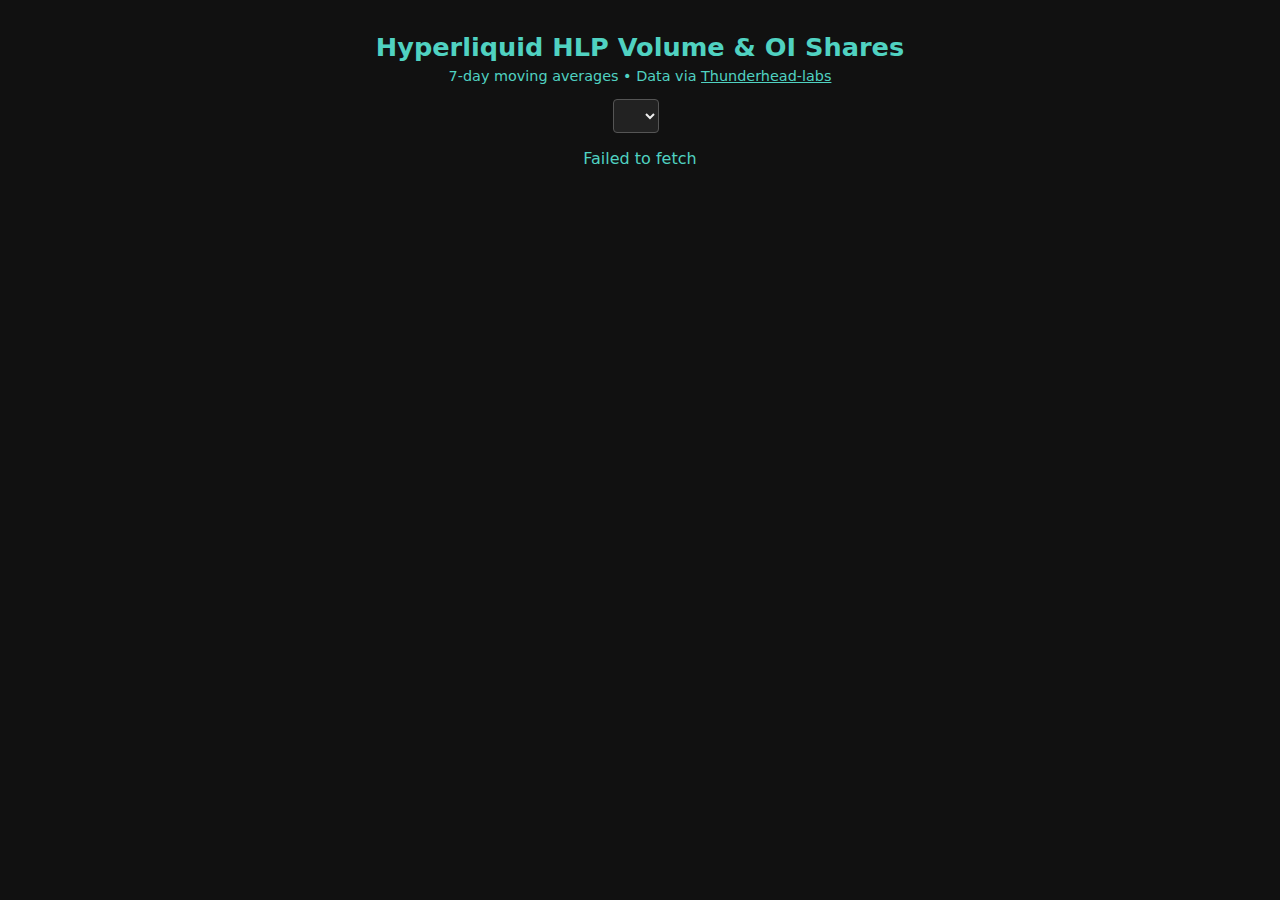
<file: hlp_share.html>
<!doctype html>
<html lang="en">
<head>
  <meta charset="utf-8" />
  <title>Hyperliquid – HLP Volume & OI Shares (7‑day MA)</title>
  <meta name="viewport" content="width=device-width,initial-scale=1" />

  <!-- Plotly -->
  <script src="https://cdn.plot.ly/plotly-latest.min.js"></script>

  <style>
    :root { --accent:#50D2C1; }

    /* ---------- Layout ---------- */
    body{margin:0;padding:2rem;background:#111;color:var(--accent);font-family:system-ui,sans-serif;display:flex;flex-direction:column;align-items:center;text-align:center;}
    h1{font-size:1.6rem;margin:0 0 1rem;}
    #controls{display:flex;flex-wrap:wrap;gap:.5rem;align-items:center;justify-content:center;margin-bottom:1rem;}
    #plot{width:100%;max-width:960px;height:540px;}

    /* ---------- Inputs ---------- */
    select,.coin-btn{background:#222;color:#eee;border:1px solid #555;padding:.4rem .75rem;border-radius:4px;cursor:pointer;font-size:.95rem;}
    .coin-btn.active,select:focus,select:hover{background:var(--accent);color:#111;border-color:var(--accent);} 
    .coin-btn:hover{background:#333;}
    a,a:visited{color:var(--accent);}  
  </style>
</head>
<body>
  <h1>Hyperliquid HLP Volume &amp; OI Shares</h1>
  <p style="margin-top:-.6rem;font-size:.9rem;">7‑day moving averages • Data via <a href="https://github.com/thunderhead-labs/hyperliquid-stats" target="_blank">Thunderhead‑labs</a></p>

  <div id="controls">
    <select id="coin-select"></select>
    <div id="coin-buttons"></div>
  </div>
  <div id="plot"></div>
  

<script>

/** ------------------------------------------------------------------
 * Single‑file dashboard for Hyperliquid HLP metrics
 * – default “TOTAL” (aggregate) series
 * – quick buttons (TOTAL / BTC / ETH / HYPE) + dropdown for all coins
 * – 7‑day MA of HLP OI Share % (white) and HLP Vol Share % (accent dashed)
 * – Teal theme (#50D2C1), centred legend, larger fonts
 * ------------------------------------------------------------------*/
const THUNDERHEAD_URL = 'https://d2v1fiwobg9w6.cloudfront.net';
const ENDPOINTS = [
  'daily_usd_volume_by_coin',
  'total_volume',
  'asset_ctxs',
  'hlp_positions',
];
const WINDOW = 7;
const ACCENT = getComputedStyle(document.documentElement).getPropertyValue('--accent').trim();

/* ---------------- Utility helpers ---------------- */
function getOrInit(obj,k1,k2){ if(!obj[k1]) obj[k1] = {}; if(!obj[k1][k2]) obj[k1][k2] = {}; return obj[k1][k2]; }
const mean = arr => { const v = arr.filter(n=>n!=null && !isNaN(n)); return v.length ? v.reduce((a,b)=>a+b,0)/v.length : null; };

/* ---------------- Data fetch ---------------- */
async function fetchThunderhead(){
  const raw = Object.fromEntries(
    await Promise.all(ENDPOINTS.map(async ep => {
      const res = await fetch(`${THUNDERHEAD_URL}/${ep}`, { headers:{accept:'*/*'} });
      if(!res.ok){ throw new Error(`${ep}: HTTP ${res.status}`); }
      const { chart_data = [] } = await res.json();
      return [ep, chart_data];
    }))
  );

  const nested = {};// coin→time→metrics
  for(const [key,rows] of Object.entries(raw)){
    for(const row of rows){
      const { coin, time, ...rest } = row;
      if(!coin || !time) continue;
      getOrInit(nested, coin, time)[key] = rest;
    }
  }
  return nested;
}

/* ---------------- Metric builder ---------------- */
function computeMetrics(nested){
  const perCoin = {}, agg = {};

  for(const [coin, times] of Object.entries(nested)){
    if(coin.includes('@')) continue; // skip dated contracts
    const sorted = Object.entries(times).sort((a,b)=>a[0].localeCompare(b[0]));

    // rolling buffers
    const buf = { tot:[], usd:[], oi:[], px:[], ntl:[] };
    const rows = [];

    for(const [t, m] of sorted){
      const tot = m.total_volume?.total_volume ?? m.total_volume?.value ?? m.total_volume ?? 0;
      const usd = m.daily_usd_volume_by_coin?.daily_usd_volume ?? m.daily_usd_volume_by_coin?.value ?? m.daily_usd_volume ?? 0;
      const oi  = m.asset_ctxs?.avg_open_interest ?? m.avg_open_interest ?? 0;
      const px  = m.asset_ctxs?.avg_oracle_px     ?? m.avg_oracle_px     ?? 0;
      const ntl = m.hlp_positions?.daily_ntl_abs   ?? m.daily_ntl_abs     ?? 0;

      // aggregate for TOTAL series later
      const A = agg[t] ?? (agg[t] = { tot:0, usd:0, notional:0, ntl:0 });
      A.tot += tot; A.usd += usd; A.notional += oi*px; A.ntl += ntl;

      // update rolling buffers
      buf.tot.push(tot); if(buf.tot.length>WINDOW) buf.tot.shift();
      buf.usd.push(usd); if(buf.usd.length>WINDOW) buf.usd.shift();
      buf.oi .push(oi ); if(buf.oi .length>WINDOW) buf.oi .shift();
      buf.px .push(px ); if(buf.px .length>WINDOW) buf.px .shift();
      buf.ntl.push(ntl); if(buf.ntl.length>WINDOW) buf.ntl.shift();

      const maTot = mean(buf.tot), maUsd = mean(buf.usd), maOi = mean(buf.oi), maPx = mean(buf.px), maNtl = mean(buf.ntl);
      const maNotional = (maOi??0)*(maPx??0);

      rows.push({
        time: new Date(t),
        hlpVolShare: maTot ? (maTot - (maUsd??0)/2)/maTot : null,
        hlpOiShare:  maNotional ? (maNtl??0)/maNotional : null,
      });
    }
    perCoin[coin] = rows;
  }

  // build TOTAL
  const totBuf = { tot:[], usd:[], not:[], ntl:[] };
  const totRows = [];
  for(const t of Object.keys(agg).sort()){
    const { tot, usd, notional, ntl } = agg[t];
    totBuf.tot.push(tot); if(totBuf.tot.length>WINDOW) totBuf.tot.shift();
    totBuf.usd.push(usd); if(totBuf.usd.length>WINDOW) totBuf.usd.shift();
    totBuf.not.push(notional); if(totBuf.not.length>WINDOW) totBuf.not.shift();
    totBuf.ntl.push(ntl); if(totBuf.ntl.length>WINDOW) totBuf.ntl.shift();

    const maTot = mean(totBuf.tot), maUsd = mean(totBuf.usd), maNot = mean(totBuf.not), maNtl = mean(totBuf.ntl);
    totRows.push({
      time: new Date(t),
      hlpVolShare: maTot ? (maTot - (maUsd??0)/2)/maTot : null,
      hlpOiShare:  maNot ? (maNtl??0)/maNot : null,
    });
  }
  perCoin.TOTAL = totRows;
  return perCoin;
}

/* ---------------- Plot ---------------- */
function plotCoin(data, coin){
  const rows = data[coin] || [];
  if(!rows.length){ return; }

  const x = rows.map(r=>r.time);
  const yOI  = rows.map(r=>(r.hlpOiShare ?? 0)*100);
  const yVol = rows.map(r=>(r.hlpVolShare?? 0)*100);

  Plotly.newPlot('plot',[
    { x, y:yOI , mode:'lines', name:'HLP OI Share %' , line:{width:3,color:'#ffffff'} },
    { x, y:yVol, mode:'lines', name:'HLP Vol Share %', line:{width:3,color:ACCENT,dash:'dash'} }
  ],{
    paper_bgcolor:'#111', plot_bgcolor:'#111',
    font:{ color:ACCENT, size:16 },
    title:{ text:`${coin} – HLP Shares (7‑day MA)`, font:{ size:22 } },
    xaxis:{ title:{ text:'Date', font:{ size:16 } } },
    yaxis:{ title:{ text:'Share %', font:{ size:16 } }, ticksuffix:'%', rangemode:'tozero' },
    margin:{ l:50, r:20, t:70, b:55 },
    legend:{ orientation:'h', y:-0.3, x:0.5, xanchor:'center', font:{ size:15, color:ACCENT } },
  }, { responsive:true });
}

/* ---------------- UI ---------------- */
(async function init(){
  try{
    const nested = await fetchThunderhead();
    const metrics = computeMetrics(nested);

    const coins = Object.keys(metrics).sort((a,b)=>a==='TOTAL'?-1:b==='TOTAL'?1:a.localeCompare(b));
    const quick = ['TOTAL','BTC','ETH','HYPE'];

    const select = document.getElementById('coin-select');
    const btnBox = document.getElementById('coin-buttons');

    // build controls
    coins.forEach(c=>{
      const opt=document.createElement('option'); opt.value=opt.textContent=c; select.appendChild(opt);
      if(quick.includes(c)){
        const btn=document.createElement('button'); btn.textContent=c; btn.className='coin-btn'; btn.dataset.coin=c; btnBox.appendChild(btn); }
    });

    function activate(coin){
      select.value = coin;
      document.querySelectorAll('.coin-btn').forEach(b=>b.classList.toggle('active', b.dataset.coin===coin));
      location.hash = coin;
      plotCoin(metrics, coin);
    }

    btnBox.addEventListener('click',e=>{ if(e.target.classList.contains('coin-btn')) activate(e.target.dataset.coin); });
    select.addEventListener('change', ()=> activate(select.value));

    const initial = (location.hash.replace('#','') || 'TOTAL').toUpperCase();
    activate(coins.includes(initial)?initial:'TOTAL');

  }catch(err){
    console.error(err);
    document.getElementById('plot').textContent = err.message;
  }
})();

</script>
</body>
</html>
</file>
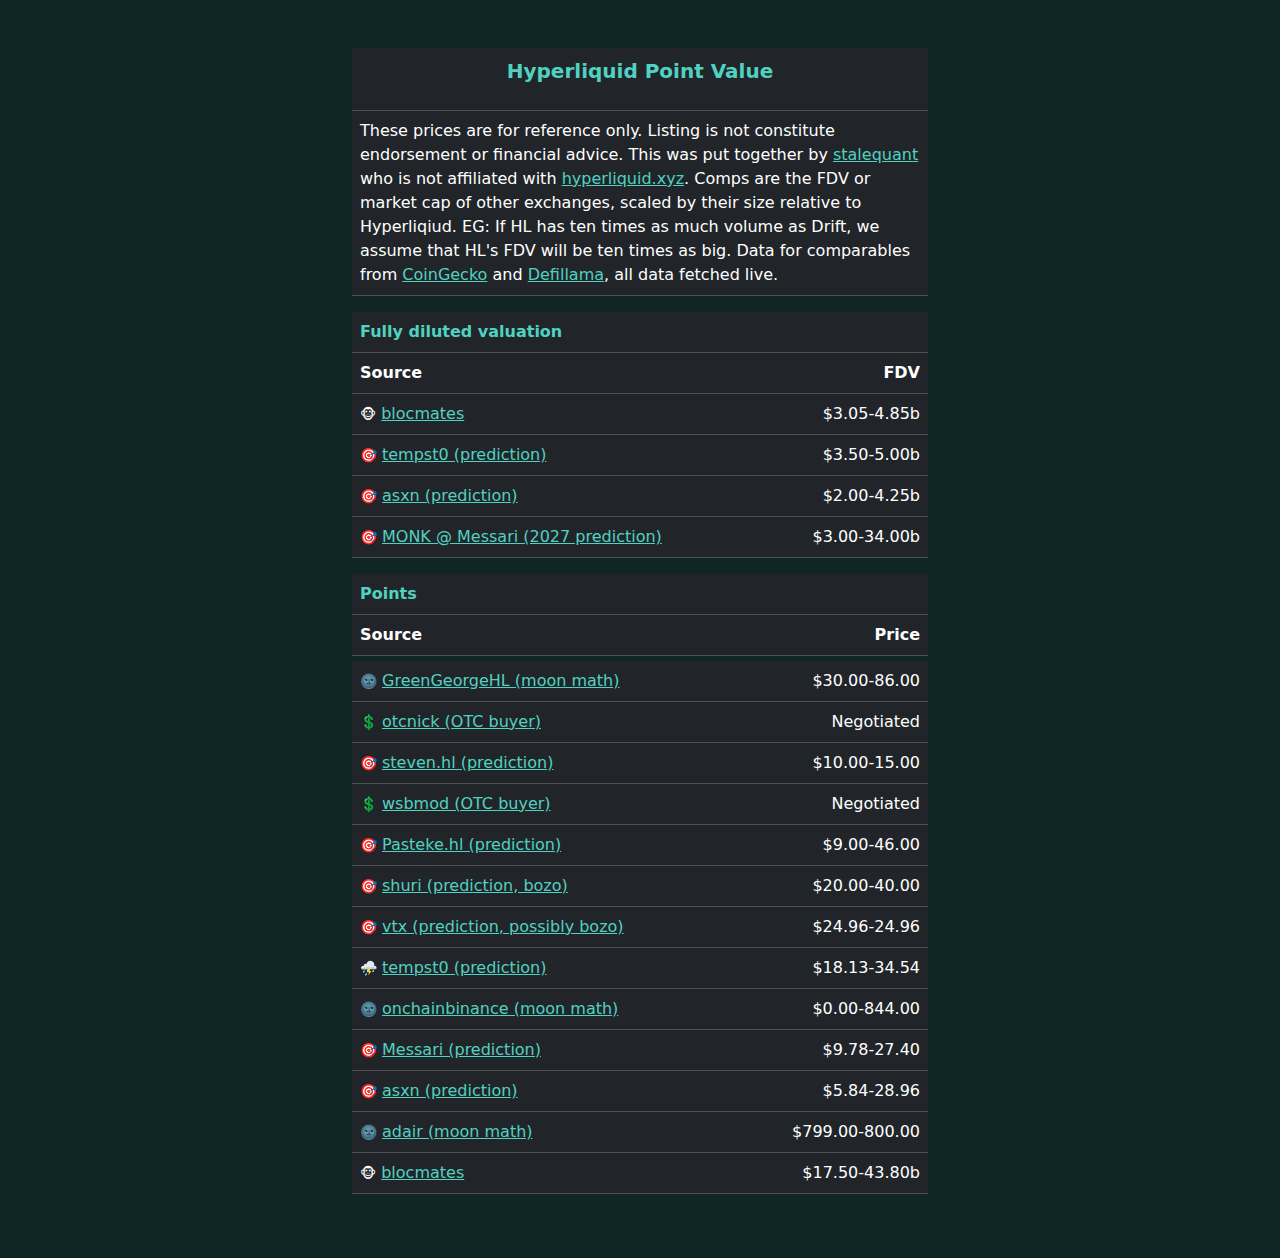
<file: hlprices.html>
<!DOCTYPE html>
<html lang="en">
<head>
  <meta charset="UTF-8">
  <meta name="viewport" content="width=device-width, initial-scale=1.0">
  <title>Hyperliquid Point Value</title>
  <link href="https://cdn.jsdelivr.net/npm/bootstrap@5.3.0-alpha1/dist/css/bootstrap.min.css" rel="stylesheet">
  <style>
        :root {
            --bs-primary: rgb(80, 210, 193);
        }
        body {
            background-color: #102624;
            color: #000;
        }
        .table {
            color: #fff;
        }
        .table thead th {
            color: var(--bs-primary);
        }
        .accent-color {
            color: var(--bs-primary);
        }
        .emoji {
            margin-right: 5px;
            font-size: 14px;
        }
        .price-cell {
            text-align: right;
        }
        a {
            color: var(--bs-primary);    
            text-decoration: underline;
        }
        h1 {
            font-family: 'OurFont', sans-serif;
            color: #000;
        } 
        .full-width-table{
          width: 100%;
        }
        .container {
            max-width: 600px;
        }
  </style>
</head>
<body>
  <div class="container">
    <div class="row justify-content-center">
      <div class="mx-auto my-5">
        <table class="table table-dark full-width-table">
          <thead>
            <tr>
              <th>
                <div class="text-center">
                  <p class="fs-5">Hyperliquid Point Value</p>
                </div>
              </th>
            </tr>
            <tr>
              <td>
                These prices are for reference only. Listing is not constitute endorsement or financial advice.
                 This was put together by <a href="https://twitter.com/stalequant" target="_blank">stalequant</a> who is not affiliated with <a href="https://hyperliquid.xyz" target="_blank">hyperliquid.xyz</a>.
                  Comps are the FDV or market cap of other exchanges, scaled by their size relative to Hyperliqiud. EG: If HL has ten times as much volume as Drift, we assume that HL's FDV will be ten times as big. Data for comparables from <a href="coingecko.com/">CoinGecko</a> and <a href="https://defillama.com/derivatives">Defillama</a>, all data fetched live.
              </td>
            </tr>
          </thead>
        </table>


        
        <table class="table table-dark full-width-table ">
          <thead>
            <tr>
              <th colspan="2" >Fully diluted valuation</th>
            </tr>
          </thead>
          <tr>
            <th >Source</th>
            <th class="price-cell">FDV</th>
          </tr>
          <tbody id="predictions_fdv">
            <!-- Rows will be added here by JavaScript -->
          </tbody> 
        </table>


        <table class="table table-dark full-width-table ">
          <thead>
            <tr>
              <th colspan="3">Points</th>
            </tr>
          </thead>
              <tr>
                <th >Source</th>
                <th  class="price-cell">Price</th>
              </tr>
          
            
      
          
            <tr style="height:5px;"></tr>
            <tbody id="predictions_points">
              <!-- Rows will be added here by JavaScript -->
            </tbody>
        </table>

      </div>
    </div>
  </div>
  <script src="https://cdn.jsdelivr.net/npm/bootstrap@5.3.0-alpha1/dist/js/bootstrap.bundle.min.js"></script> 
  <script>

        
        function predictions() {
            const allPredictions = [
                {
                    emoji: '🐵',
                    link: 'https://x.com/blocmatesdotcom/status/1861855649778249999/photo/1',
                    text: 'blocmates',
                    value: '$3.05-4.85b',
                    where: 'predictions_fdv'
                },
                {
                    emoji: '🎯',
                    link: 'https://x.com/defi_monk/status/1856019835316002998',
                    text: 'MONK @ Messari (2027 prediction)',
                    value: '$3.00-34.00b',
                    where: 'predictions_fdv'
                },
                {
                    emoji: '🎯',
                    link: 'https://x.com/tempst0/status/1861697359853347098',
                    text: 'tempst0 (prediction)',
                    value: '$3.50-5.00b',
                    where: 'predictions_fdv'
                },
                {
                    emoji: '🎯',
                    link: 'https://x.com/asxn_r/status/1838299623670112749/photo/1',
                    text: 'asxn (prediction)',
                    value: '$2.00-4.25b',
                    where: 'predictions_fdv'
                },
                {
                    emoji: '💲',
                    link: 'https://twitter.com/wsbmod',
                    text: 'wsbmod (OTC buyer)',
                    value: 'Negotiated',
                    where: 'predictions_points'
                },
                {
                    emoji: '💲',
                    link: 'https://twitter.com/ExitLiqCapital',
                    text: 'otcnick (OTC buyer)',
                    value: 'Negotiated',
                    where: 'predictions_points'
                },
                {
                    emoji: '🐵',
                    link: 'https://x.com/blocmatesdotcom/status/1861855649778249999/photo/1',
                    text: 'blocmates',
                    value: '$17.50-43.80b',
                    where: 'predictions_points'
                },
                {
                    emoji: '⛈️',
                    link: 'https://x.com/tempst0/status/1861697359853347098',
                    text: 'tempst0 (prediction)',
                    value: '$18.13-34.54',
                    where: 'predictions_points'
                },
                {
                    emoji: '🎯',
                    link: 'https://x.com/Shuri2060',
                    text: 'shuri (prediction, bozo)',
                    value: '$20.00-40.00',
                    where: 'predictions_points'
                },
                {
                    emoji: '🎯',
                    link: null, // No link provided
                    text: 'vtx (prediction, possibly bozo)',
                    value: '$24.96-24.96',
                    where: 'predictions_points'
                },
                {
                    emoji: '🎯',
                    link: 'https://x.com/asxn_r/status/1838299623670112749/photo/1',
                    text: 'asxn (prediction)',
                    value: '$5.84-28.96',
                    where: 'predictions_points'
                },
                {
                    emoji: '🎯',
                    link: 'https://x.com/stevenyuntcap/status/1825928172065665310?t=4pWlevNQPZzZ50PO4ciYfA',
                    text: 'steven.hl (prediction)',
                    value: '$10.00-15.00',
                    where: 'predictions_points'
                },
                {
                    emoji: '🎯',
                    link: 'https://x.com/defi_monk/status/1854925228096287213/photo/1',
                    text: 'Messari (prediction)',
                    value: '$9.78-27.40',
                    where: 'predictions_points'
                },
                {
                    emoji: '🎯',
                    link: 'https://x.com/0xPasteke/status/1855727449444692117',
                    text: 'Pasteke.hl (prediction)',
                    value: '$9.00-46.00',
                    where: 'predictions_points'
                },
                {
                    emoji: '🌚',
                    link: 'https://twitter.com/crypto_adair',
                    text: 'adair (moon math)',
                    value: '$799.00-800.00',
                    where: 'predictions_points'
                },
                {
                    emoji: '🌚',
                    link: 'https://www.onchainbinance.com/points',
                    text: 'onchainbinance (moon math)',
                    value: '$0.00-844.00',
                    where: 'predictions_points'
                },
                {
                    emoji: '🌚',
                    link: 'https://twitter.com/GreenGeorgeHL/status/1823398193373032866/photo/1',
                    text: 'GreenGeorgeHL (moon math)',
                    value: '$30.00-86.00',
                    where: 'predictions_points'
                },
            ];  
            
        
            const shuffledList = allPredictions.sort(() => Math.random() - 0.5);
            shuffledList.forEach(row => {
                addRow( 
                document.getElementById(row.where) ,
                `<span class="emoji">${row.emoji}</span><a href="${row.link}" target="_blank">${row.text}</a>`,
                 [row.value],
                  15)
            });
        };
        
        predictions()
        

        async function getWithCORS(url_to_get) {
                const CORSurl = 'https://corsproxy.io/?' + encodeURIComponent(url_to_get);
                const response = await fetch(CORSurl);
                const data = await response.json();
                return data
        }
         
        
        async function tryToPopulate(
            emoji, 
            text, 
            link,
            where,
            content_fn, 
            cutoff        
        ) {
            try {        
                value = await content_fn();   
            } catch (error) {
                value = 'Error';
                console.error('Error fetching data:', error);  
            }
            addRow( 
            document.getElementById(where) ,
            `<span class="emoji">${emoji}</span><a href="${link}" target="_blank">${text}</a>`,
             [value],
              cutoff);    
            updatePointFDVBasedOnSliderAndValues()
        }
        
        
        async function fetchBubblyPrice() { 
            const data = await getWithCORS('https://api.bubbly.finance/data/v1/42161/price?address=0x807125cD6599d1f7CA5529dB78951A2828E2A948');
            return `$${parseFloat(data.data.usdPrice).toFixed(2)}`;
        } 
        tryToPopulate(
            "🫧",
            "bubbly.finance (market)",
            "https://app.bubbly.finance/swap",
            "markets_points",
            fetchBubblyPrice,
            15
         ) 
        
        
        async function fetchWhalesPrice() { 
            const dataBids = await getWithCORS('https://api.whales.market/v2/offers?symbol=Hyperliquid&status=open&type=buy&take=2');
            const bestBid = Math.max(...dataBids.data.list.map(item => item.offer_price_usd)).toFixed(2);
                
            const dataAsks = await getWithCORS('https://api.whales.market/v2/offers?symbol=Hyperliquid&status=open&type=sell&take=2');
            const bestAsk = Math.min(...dataAsks.data.list.map(item => item.offer_price_usd)).toFixed(2);
    
            return `$${bestBid}-${bestAsk}`;
        }
        tryToPopulate(
            "🐋",
            "whales.market (market)",
            "https://pro.whales.market/points/Arbitrum/Hyperliquid",
            "markets_points",
            fetchWhalesPrice,
            15
         ) 
         
         
        async function fetchCachedHfunPrice() { 
                const response = await fetch('https://stalequant.github.io/stale_prices.json?Math.random()');
                const data = await response.json();
                return  `${data['date']} ->  $${data['hf'].toFixed(2)}`;
        }
        
        tryToPopulate(
            "🤖",
            "Hypurrfun  (market)",
            "https://app.hypurr.fun/launch/262",
            "markets_points",
            fetchCachedHfunPrice,
            15
         ) 
         

        let gateBid = 0;
        let gateAsk = 0;         

        let aevoBid = 0;
        let aevoAsk = 0;     
          
        let compsBid = 0;
        let compsAsk = 0;         
 

        window.onload = function() {
            updatePointFDVBasedOnSliderAndValues(document.getElementById('mySlider').value);
        };


        async function fetchGatePrice() { 
            const AsksData = await getWithCORS('https://www.gate.io/apiw/v2/pre_market/market_orders?page=1&limit=50&currency=HYPE&side=sell&status=no_transaction');
            gateAsk = Number(AsksData['data']['list'][0]['price'])*100;

            const BidsData = await getWithCORS('https://www.gate.io/apiw/v2/pre_market/market_orders?page=1&limit=50&currency=HYPE&side=buy&status=no_transaction');
            gateBid = Number(BidsData['data']['list'][0]['price'])*100;

            return `$${gateBid.toFixed(2)}-${gateAsk.toFixed(2)}b`;
        };
            
        tryToPopulate(
            "⛩️",
            "Gate.io (market)",
            "https://www.gate.io/pre-market/HYPE",
            "markets_fdv",
            fetchGatePrice,
            15
         )  ;

        async function fetchAevoPrice () { 
            const url = 'https://api.codetabs.com/v1/proxy/?quest=https://api.aevo.xyz/orderbook?instrument_name=HYPE-PERP';
        
            const response = await fetch(url);
            const parsedData = await response.json();
            
            aevoBid = Number(parsedData['bids'][0][0]);
            aevoAsk = Number(parsedData['asks'][0][0]);

            return `$${aevoBid.toFixed(2)}-${aevoAsk.toFixed(2)}b`;
        };
        tryToPopulate(
            "💩",
            "AEVO (market)",
            "https://app.aevo.xyz/perpetual/hype",
            "markets_fdv",
            fetchAevoPrice,
            15
         )  ;
          
      	async function getPolyMarketMarket(contract){
          const urlA = `https://clob.polymarket.com/prices-history?interval=all&market=${contract}&fidelity=1440`;
          const responseA = await getWithCORS(urlA);
          return responseA.history[responseA.history.length - 1].p;
        };
        
        async function fetchPolyMarketRange() {
            const  priceDec = await getPolyMarketMarket('26267050159315439486982580768550885697032925848336364008331950815706337554671');
            const  priceNov = await getPolyMarketMarket('110636950979938146031820507807868392824912117333231960735063304350353705231383');
            const  priceLater = await getPolyMarketMarket('95247952138809682511168942957507572432766807567801093061883529031657734111365');

            const scaledNov = priceNov / (priceDec+ priceNov + priceLater)
            const scaledDec = priceDec / (priceDec+ priceNov + priceLater) 
            const scaledLater = priceLater / (priceDec+ priceNov + priceLater) 
          
            return `November: ${(scaledNov*100).toFixed(0)}%<br> December: ${(scaledDec*100).toFixed(0)}%<br> Later: ${(scaledLater*100).toFixed(0)}%`;
        };   

        tryToPopulate(
            "🔮",
            "Polymarket (market)",
            "https://polymarket.com/event/hyperliquid-token-launch-wen?tid=1732733387137",
            "markets_tgedate",
            fetchPolyMarketRange,
            15
         )  ;
          
        function updateFromSlider(name, low, high){
            if ((low > 0) &  (high > 0)) { 
                try {
                    document.getElementById(name).textContent = `$${(low).toFixed(2)}-${(high).toFixed(2)}`;
                } catch (error) {
                    document.getElementById(name).textContent = 'Failed';
                }        
            }
        };
        
        function updatePointFDVBasedOnSliderAndValues(){       
            let sliderValue = document.getElementById('mySlider').value;
            document.getElementById('sliderValue').textContent = sliderValue + "%";
            let fdvCoeff = 1000/58*sliderValue/100;
            updateFromSlider( 'gateI', gateBid*fdvCoeff, gateAsk*fdvCoeff)
            updateFromSlider( 'compsI', compsBid*fdvCoeff, compsAsk*fdvCoeff)
            updateFromSlider( 'aevoI', aevoBid*fdvCoeff, aevoAsk*fdvCoeff)
        }


        async function populateComps() {
            const urlGecko = 'https://api.coingecko.com/api/v3/coins/markets?vs_currency=usd&ids=dydx-chain%2Caevo-exchange%2Cdrift-protocol%2Cgmx%2Craydium%2Cuniswap';
            const urlLlama = 'https://api.llama.fi/protocols';
            const urlLlama2 = 'https://api.llama.fi/overview/derivatives?excludeTotalDataChartBreakdown=true&excludeTotalDataChart=true';
            const urlLlama3 = 'https://api.llama.fi/overview/dexs/All?excludeTotalDataChart=true&excludeTotalDataChartBreakdown=false';

            const [geckoData, llamaData, llamaData2, llamaData3] = await Promise.all([
                fetch(urlGecko).then(response => response.json()),
                fetch(urlLlama).then(response => response.json()),
                fetch(urlLlama2).then(response => response.json()),
                fetch(urlLlama3).then(response => response.json())
            ]);

            const llamaDict = Object.fromEntries(llamaData.map(a => [a.name, a]));
            const llama2Dict = Object.fromEntries(llamaData2.protocols.map(a => [a.name, a]));
            const llama3Dict = Object.fromEntries(llamaData3.protocols.map(a => [a.name, a]));
            const geckoDict = Object.fromEntries(geckoData.map(a => [a.id, a]));

            const baseName = ['Hyperliquid Perp'];
            const nameMap = [
                ['<span class="emoji">💩</span>Aevo', ['Aevo Perps', 'Aevo Options'], 'aevo-exchange'],
                ['<span class="emoji">🌊</span>Drift', ['Drift Trade', 'Drift AMM'], 'drift-protocol'],
                ['<span class="emoji">✖️</span>dYdX', ['dYdX V4'], 'dydx-chain'],
                ['<span class="emoji">⏏️</span>GMX', ['GMX V2 Perps'], 'gmx'],
                ['<span class="emoji">🔫</span>Raydium', ['Raydium'], 'raydium'],
                ['<span class="emoji">🦄</span>Uniswap', ['Uniswap V3', 'Uniswap V2', 'Uniswap V1', 'Uniswap Labs'], 'uniswap']
            ];

            function getExchMetrics(llamaNames) {
                const output = { tvl: 0, v1d: 0, v7d: 0, v30d: 0 };
                for (const llamaName of llamaNames) {
                    const llama = llamaDict[llamaName];
                    const llama2 = llama2Dict[llamaName];
                    const llama3 = llama3Dict[llamaName];
                    
                    // Accumulate TVL from llamaDict
                    if (llama && llama.tvl) {
                        output.tvl += parseFloat(llama.tvl) || 0;
                    }

                    // Accumulate volume metrics from llama2Dict and llama3Dict
                    if (llama2) {
                        output.v1d += parseFloat(llama2.total24h) || 0;
                        output.v7d += (parseFloat(llama2.total7d) || 0) / 7;
                        output.v30d += (parseFloat(llama2.total30d) || 0) / 30;
                    }
                    if (llama3) {
                        output.v1d += parseFloat(llama3.total24h) || 0;
                        output.v7d += (parseFloat(llama3.total7d) || 0) / 7;
                        output.v30d += (parseFloat(llama3.total30d) || 0) / 30;
                    }
                }
                return output;
            }

            function normMetrics(base, comp, mult) {
                const allMetrics = {};
                for (const metric in base) {
                    allMetrics[metric] = (base[metric] / comp[metric]) * mult;
                }
                return allMetrics;
            }

            const hlMetrics = getExchMetrics(baseName);
            
            let allComps = []

            for (const [printName, llamaNames, geckoName] of nameMap) {
                const compMetrics = getExchMetrics(llamaNames);

                metrics = normMetrics(hlMetrics, compMetrics, geckoDict[geckoName].fully_diluted_valuation / 1e9)
                target = document.getElementById('comparables_fdv');
                addRow( target, `${printName}`, [Number(metrics['tvl']), Number(metrics['v7d'])], 5)
                allComps.push(Number(metrics['tvl']))
                allComps.push(Number(metrics['v7d']))
                
                metrics = normMetrics(hlMetrics, compMetrics, geckoDict[geckoName].market_cap / 1e9)
                target = document.getElementById('comparables_mc');
                addRow( target, `${printName}`, [Number(metrics['tvl']), Number(metrics['v7d'])], 5)

            }
                    
            allComps.sort((a, b) => a - b);
            
            // Calculate the index for the 25th percentile
            compsBid = allComps[Math.floor(0.25 * (allComps.length - 1))]
            compsAsk = allComps[Math.ceil(0.75 * (allComps.length - 1))]
        
            target = document.getElementById('comparables_fdv');
            addRow( target, `<span class="emoji">🧮</span>Overall 25th percentile`, ['',compsBid], 15) ;
            addRow( target, `<span class="emoji">🧮</span>Overall 75th percentile`, ['',compsAsk], 15) ;


            target = document.getElementById('markets_fdv');
            value =  `$${compsBid.toFixed(2)}-${compsAsk.toFixed(2)}b`;
            addRow( target, `<span class="emoji">🧮</span><a href="https://www.investopedia.com/articles/investing/080913/equity-valuation-comparables-approach.asp" target="_blank">Comps (calculated below)</a>`, [value], 15) ;
            
            updatePointFDVBasedOnSliderAndValues()

        }
        
        function addRow(table, name, prices, cutoff=null){
            const row = table.insertRow(0);
            const nameCell = document.createElement('td');
            nameCell.innerHTML  = name;
            row.appendChild(nameCell);
            
            for (const price of prices) {         
                const cell = document.createElement('td');
                cell.classList.add("price-cell");
                if (price == null){
                      cell.textContent = 'N/A';
                      cell.style.backgroundColor = '#f0f0f0'; 
                } else if (typeof price === 'number' ) {
                      cell.textContent = `$${price.toFixed(2)}b`;
                      if (cutoff != null && price > cutoff) {
                         cell.style.backgroundColor =  '#003e00';
                       } 
                } else {
                    cell.innerHTML = price;  
                                    
                }      
                row.appendChild(cell);
            }
        }


        populateComps();
    </script>
</body>
</html>
</file>
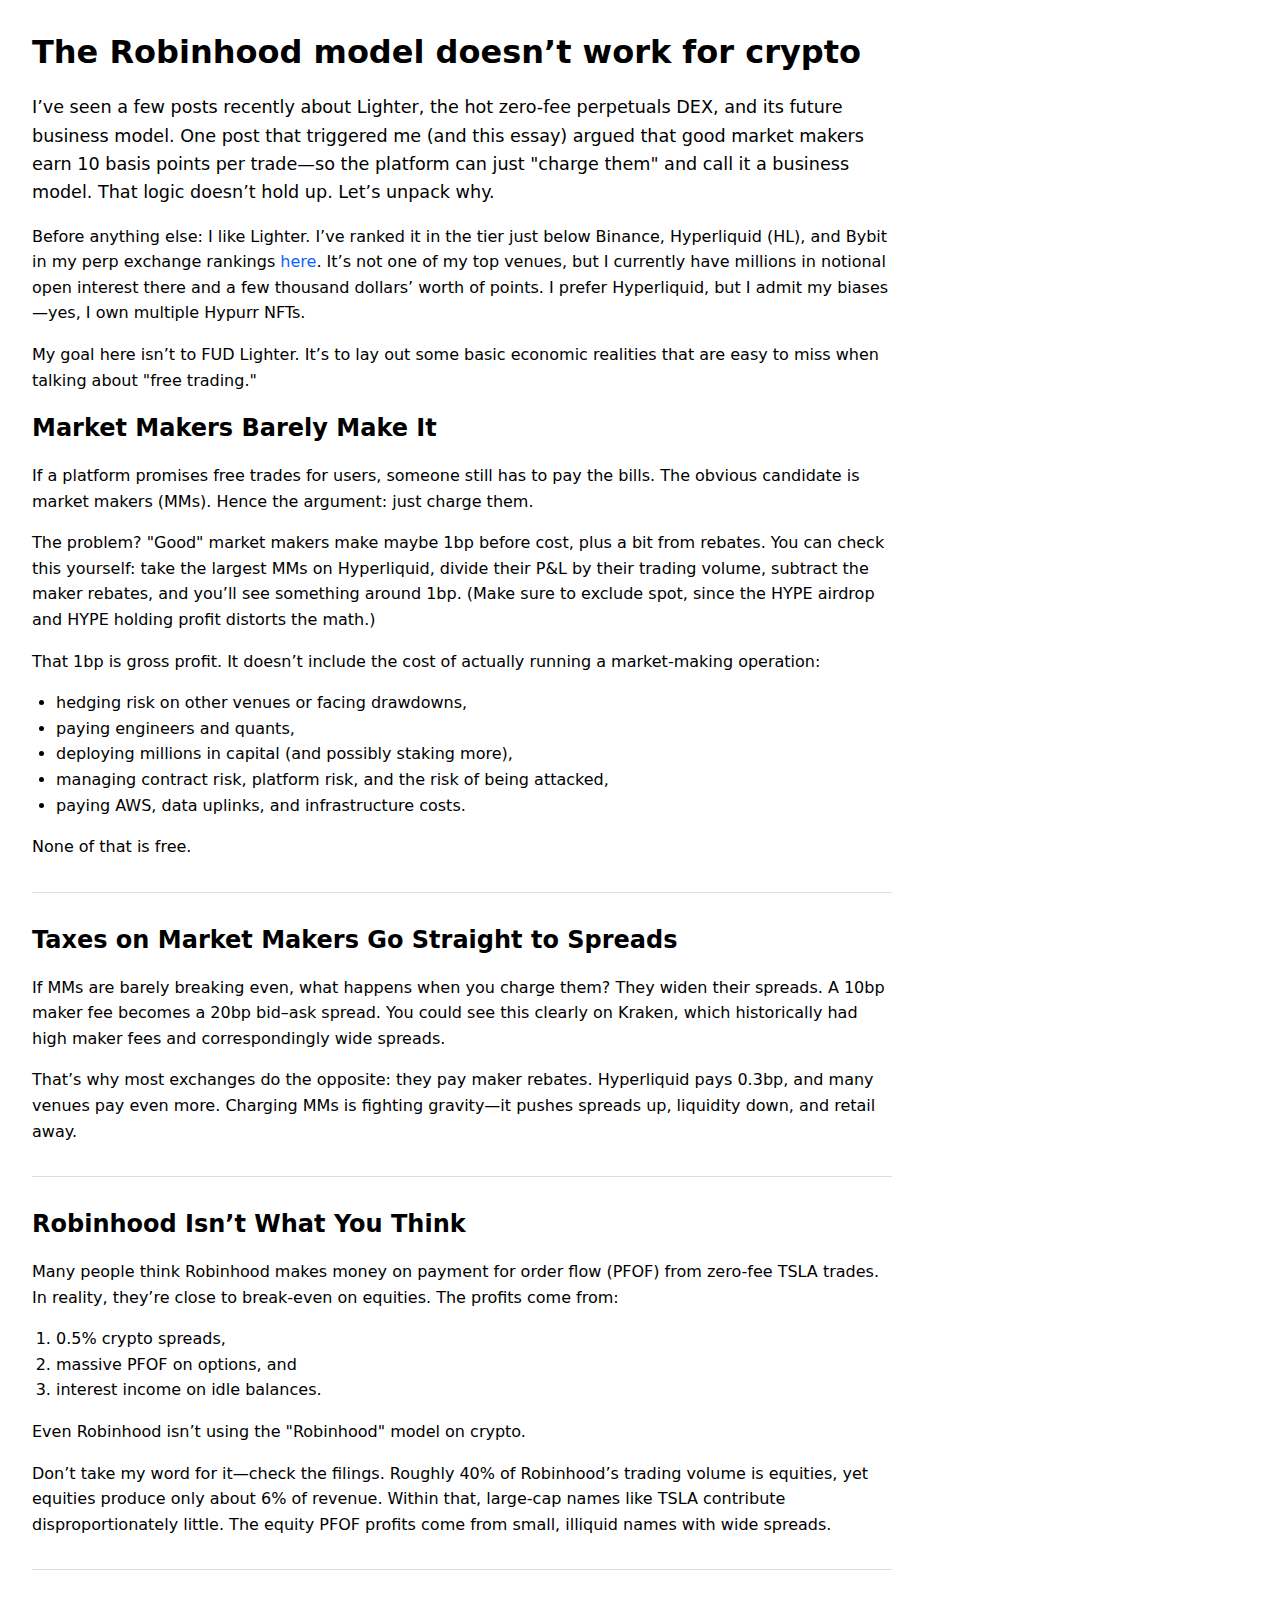
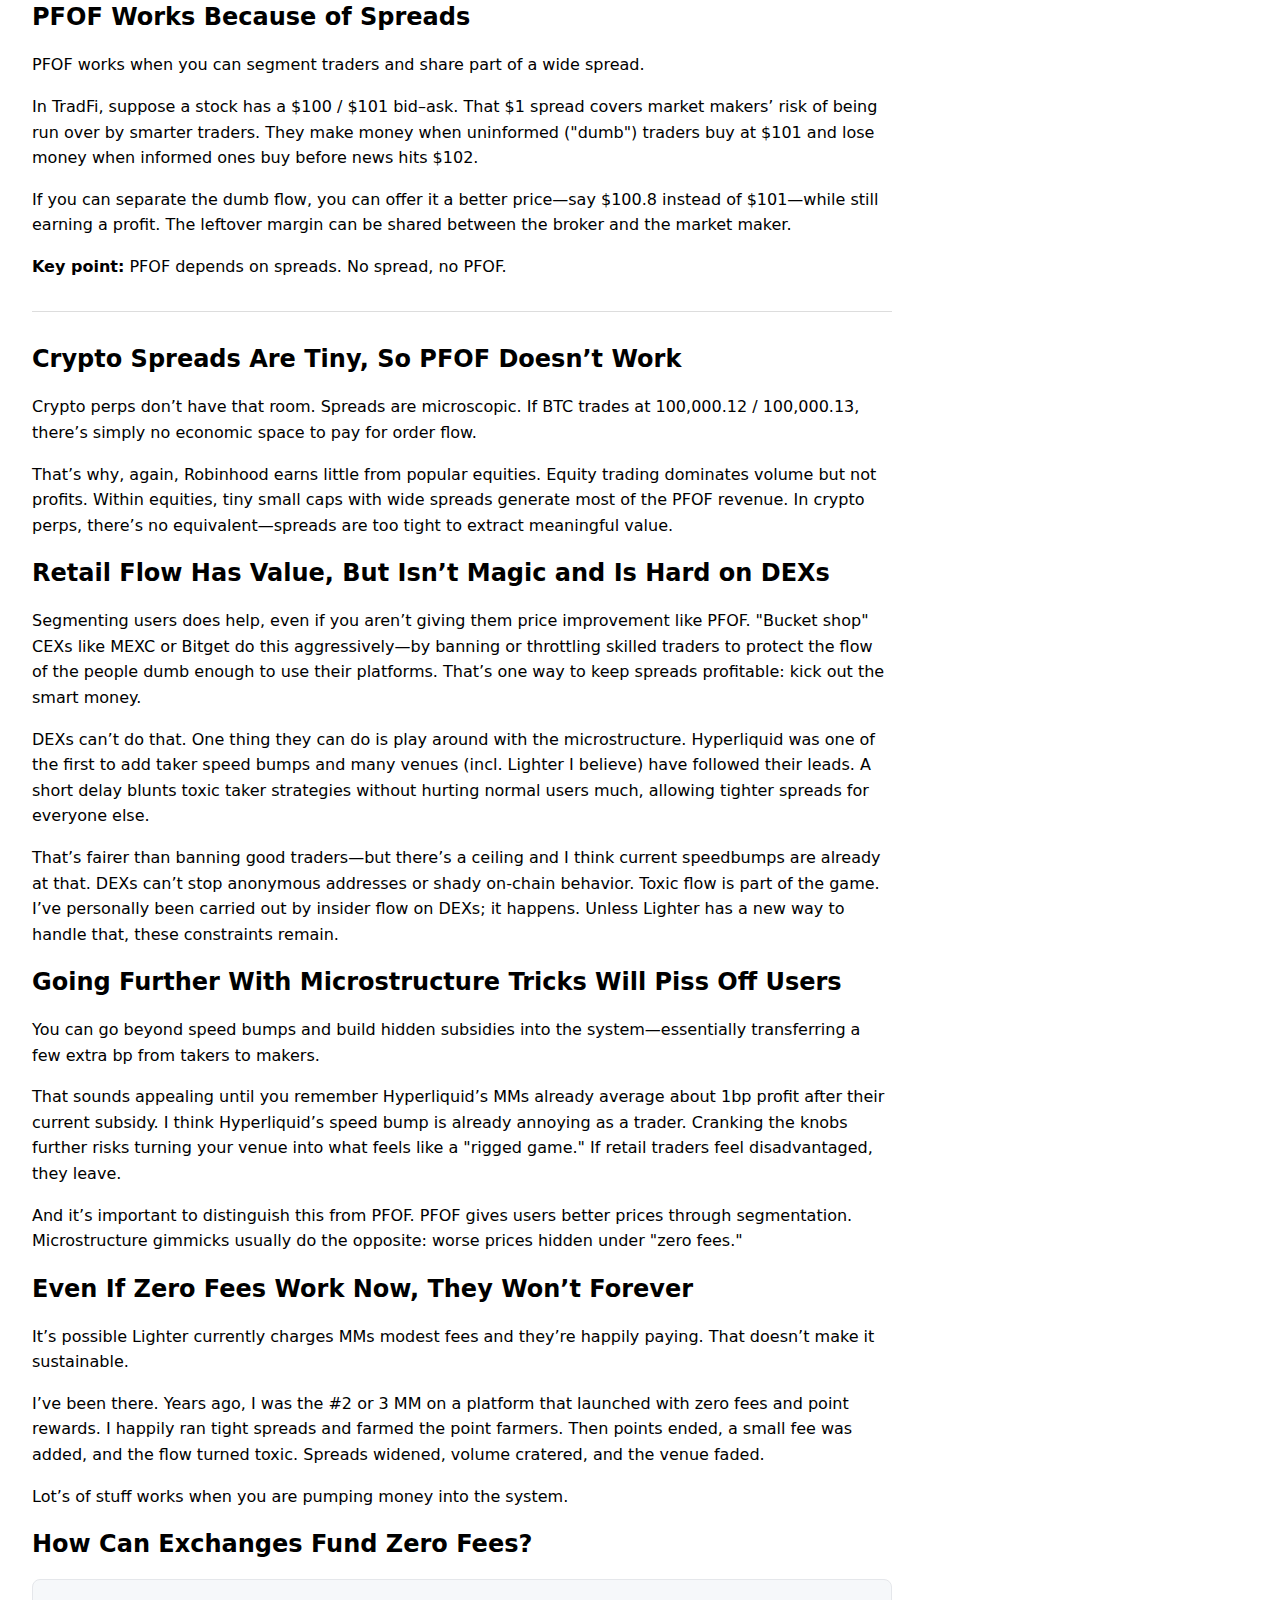
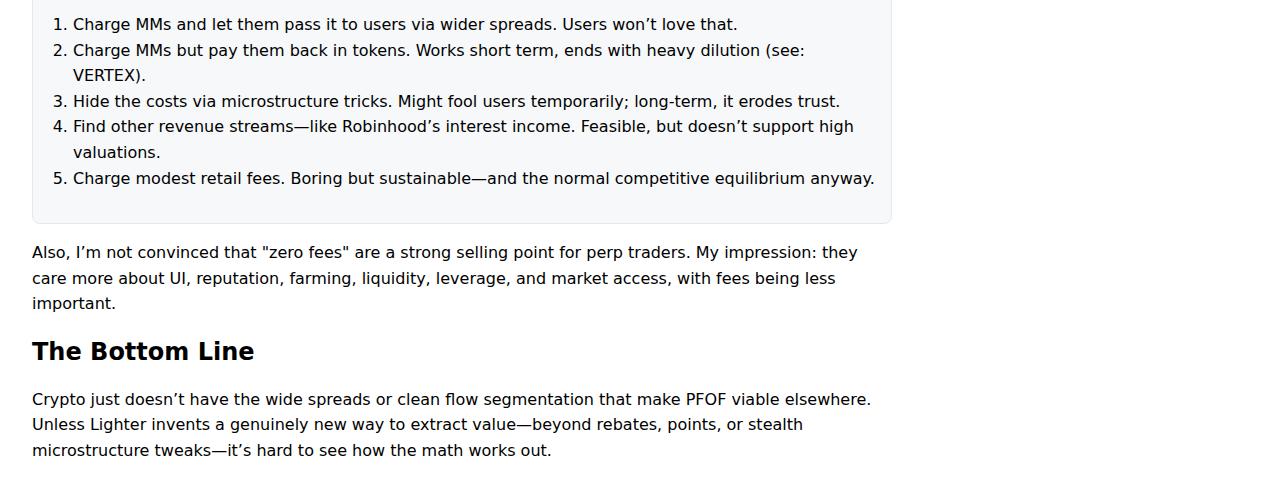
<file: zero_fee_is_hard.html>
<!doctype html>
<html lang="en">
<head>
  <meta charset="utf-8" />
  <title>The Robinhood model doesn’t work for crypto</title>
  <meta name="viewport" content="width=device-width, initial-scale=1" />
  <meta name="description" content="Why zero-fee models and PFOF don’t translate to crypto perpetuals DEXs like Lighter." />
  <style>
    body{font-family:system-ui,-apple-system,Segoe UI,Roboto,Ubuntu,Cantarell,Noto Sans,"Helvetica Neue",Arial,"Apple Color Emoji","Segoe UI Emoji";line-height:1.6;margin:2rem;max-width:860px}
    h1,h2{line-height:1.25}
    hr{border:0;border-top:1px solid #ddd;margin:2rem 0}
    a{color:#0a63ff;text-decoration:none}
    a:hover{text-decoration:underline}
    .lede{font-size:1.1rem}
    ul,ol{padding-left:1.5rem}
    code,kbd{font-family:ui-monospace,SFMono-Regular,Menlo,Monaco,Consolas,"Liberation Mono","Courier New",monospace}
    .callout{background:#f6f8fa;border:1px solid #e5e7eb;border-radius:8px;padding:1rem}
  </style>
</head>
<body>
  <article>
    <header>
      <h1>The Robinhood model doesn’t work for crypto</h1>
      <p class="lede">
        I’ve seen a few posts recently about Lighter, the hot zero-fee perpetuals DEX, and its future business model.
        One post that triggered me (and this essay) argued that good market makers earn 10 basis points per trade—so the platform can just "charge them" and call it a business model. That logic doesn’t hold up. Let’s unpack why.
      </p>
      <p>
        Before anything else: I like Lighter. I’ve ranked it in the tier just below Binance, Hyperliquid (HL), and Bybit in my perp exchange rankings
        <a href="https://stalequant.github.io/bot_view.html" target="_blank" rel="noopener">here</a>.
        It’s not one of my top venues, but I currently have millions in notional open interest there and a few thousand dollars’ worth of points. I prefer Hyperliquid, but I admit my biases—yes, I own multiple Hypurr NFTs.
      </p>
      <p>
        My goal here isn’t to FUD Lighter. It’s to lay out some basic economic realities that are easy to miss when talking about "free trading."
      </p>
    </header>

    <section id="market-makers-barely-make-it">
      <h2>Market Makers Barely Make It</h2>
      <p>
        If a platform promises free trades for users, someone still has to pay the bills. The obvious candidate is market makers (MMs). Hence the argument: just charge them.
      </p>
      <p>
        The problem? "Good" market makers make maybe 1bp before cost, plus a bit from rebates. You can check this yourself: take the largest MMs on Hyperliquid, divide their P&amp;L by their trading volume, subtract the maker rebates, and you’ll see something around 1bp. (Make sure to exclude spot, since the HYPE airdrop and HYPE holding profit distorts the math.)
      </p>
      <p>
        That 1bp is gross profit. It doesn’t include the cost of actually running a market-making operation:
      </p>
      <ul>
        <li>hedging risk on other venues or facing drawdowns,</li>
        <li>paying engineers and quants,</li>
        <li>deploying millions in capital (and possibly staking more),</li>
        <li>managing contract risk, platform risk, and the risk of being attacked,</li>
        <li>paying AWS, data uplinks, and infrastructure costs.</li>
      </ul>
      <p>None of that is free.</p>
    </section>

    <hr />

    <section id="mm-taxes-to-spreads">
      <h2>Taxes on Market Makers Go Straight to Spreads</h2>
      <p>
        If MMs are barely breaking even, what happens when you charge them? They widen their spreads. A 10bp maker fee becomes a 20bp bid–ask spread. You could see this clearly on Kraken, which historically had high maker fees and correspondingly wide spreads.
      </p>
      <p>
        That’s why most exchanges do the opposite: they pay maker rebates. Hyperliquid pays 0.3bp, and many venues pay even more. Charging MMs is fighting gravity—it pushes spreads up, liquidity down, and retail away.
      </p>
    </section>

    <hr />

    <section id="robinhood-isnt-what-you-think">
      <h2>Robinhood Isn’t What You Think</h2>
      <p>
        Many people think Robinhood makes money on payment for order flow (PFOF) from zero-fee TSLA trades. In reality, they’re close to break-even on equities. The profits come from:
      </p>
      <ol>
        <li>0.5% crypto spreads,</li>
        <li>massive PFOF on options, and</li>
        <li>interest income on idle balances.</li>
      </ol>
      <p>Even Robinhood isn’t using the "Robinhood" model on crypto.</p>
      <p>
        Don’t take my word for it—check the filings. Roughly 40% of Robinhood’s trading volume is equities, yet equities produce only about 6% of revenue. Within that, large-cap names like TSLA contribute disproportionately little. The equity PFOF profits come from small, illiquid names with wide spreads.
      </p>
    </section>

    <hr />

    <section id="pfof-works-because-of-spreads">
      <h2>PFOF Works Because of Spreads</h2>
      <p>
        PFOF works when you can segment traders and share part of a wide spread.
      </p>
      <p>
        In TradFi, suppose a stock has a $100 / $101 bid–ask. That $1 spread covers market makers’ risk of being run over by smarter traders. They make money when uninformed ("dumb") traders buy at $101 and lose money when informed ones buy before news hits $102.
      </p>
      <p>
        If you can separate the dumb flow, you can offer it a better price—say $100.8 instead of $101—while still earning a profit. The leftover margin can be shared between the broker and the market maker.
      </p>
      <p><strong>Key point:</strong> PFOF depends on spreads. No spread, no PFOF.</p>
    </section>

    <hr />

    <section id="crypto-spreads-are-tiny">
      <h2>Crypto Spreads Are Tiny, So PFOF Doesn’t Work</h2>
      <p>
        Crypto perps don’t have that room. Spreads are microscopic. If BTC trades at 100,000.12 / 100,000.13, there’s simply no economic space to pay for order flow.
      </p>
      <p>
        That’s why, again, Robinhood earns little from popular equities. Equity trading dominates volume but not profits. Within equities, tiny small caps with wide spreads generate most of the PFOF revenue. In crypto perps, there’s no equivalent—spreads are too tight to extract meaningful value.
      </p>
    </section>

    <section id="retail-flow-has-value">
      <h2>Retail Flow Has Value, But Isn’t Magic and Is Hard on DEXs</h2>
      <p>
        Segmenting users does help, even if you aren’t giving them price improvement like PFOF. "Bucket shop" CEXs like MEXC or Bitget do this aggressively—by banning or throttling skilled traders to protect the flow of the people dumb enough to use their platforms. That’s one way to keep spreads profitable: kick out the smart money.
      </p>
      <p>
        DEXs can’t do that. One thing they can do is play around with the microstructure. Hyperliquid was one of the first to add taker speed bumps and many venues (incl. Lighter I believe) have followed their leads. A short delay blunts toxic taker strategies without hurting normal users much, allowing tighter spreads for everyone else.
      </p>
      <p>
        That’s fairer than banning good traders—but there’s a ceiling and I think current speedbumps are already at that. DEXs can’t stop anonymous addresses or shady on-chain behavior. Toxic flow is part of the game. I’ve personally been carried out by insider flow on DEXs; it happens. Unless Lighter has a new way to handle that, these constraints remain.
      </p>
    </section>

    <section id="microstructure-tricks">
      <h2>Going Further With Microstructure Tricks Will Piss Off Users</h2>
      <p>
        You can go beyond speed bumps and build hidden subsidies into the system—essentially transferring a few extra bp from takers to makers.
      </p>
      <p>
        That sounds appealing until you remember Hyperliquid’s MMs already average about 1bp profit after their current subsidy. I think Hyperliquid’s speed bump is already annoying as a trader. Cranking the knobs further risks turning your venue into what feels like a "rigged game." If retail traders feel disadvantaged, they leave.
      </p>
      <p>
        And it’s important to distinguish this from PFOF. PFOF gives users better prices through segmentation. Microstructure gimmicks usually do the opposite: worse prices hidden under "zero fees."
      </p>
    </section>

    <section id="zero-fees-wont-last">
      <h2>Even If Zero Fees Work Now, They Won’t Forever</h2>
      <p>
        It’s possible Lighter currently charges MMs modest fees and they’re happily paying. That doesn’t make it sustainable.
      </p>
      <p>
        I’ve been there. Years ago, I was the #2 or 3 MM on a platform that launched with zero fees and point rewards. I happily ran tight spreads and farmed the point farmers. Then points ended, a small fee was added, and the flow turned toxic. Spreads widened, volume cratered, and the venue faded.
      </p>
      <p>Lot’s of stuff works when you are pumping money into the system.</p>
    </section>

    <section id="how-to-fund-zero-fees">
      <h2>How Can Exchanges Fund Zero Fees?</h2>
      <div class="callout">
        <ol>
          <li>Charge MMs and let them pass it to users via wider spreads. Users won’t love that.</li>
          <li>Charge MMs but pay them back in tokens. Works short term, ends with heavy dilution (see: VERTEX).</li>
          <li>Hide the costs via microstructure tricks. Might fool users temporarily; long-term, it erodes trust.</li>
          <li>Find other revenue streams—like Robinhood’s interest income. Feasible, but doesn’t support high valuations.</li>
          <li>Charge modest retail fees. Boring but sustainable—and the normal competitive equilibrium anyway.</li>
        </ol>
      </div>
      <p>
        Also, I’m not convinced that "zero fees" are a strong selling point for perp traders. My impression: they care more about UI, reputation, farming, liquidity, leverage, and market access, with fees being less important.
      </p>
    </section>

    <section id="bottom-line">
      <h2>The Bottom Line</h2>
      <p>
        Crypto just doesn’t have the wide spreads or clean flow segmentation that make PFOF viable elsewhere. Unless Lighter invents a genuinely new way to extract value—beyond rebates, points, or stealth microstructure tweaks—it’s hard to see how the math works out.
      </p>
    </section>
  </article>
</body>
</html>
</file>
